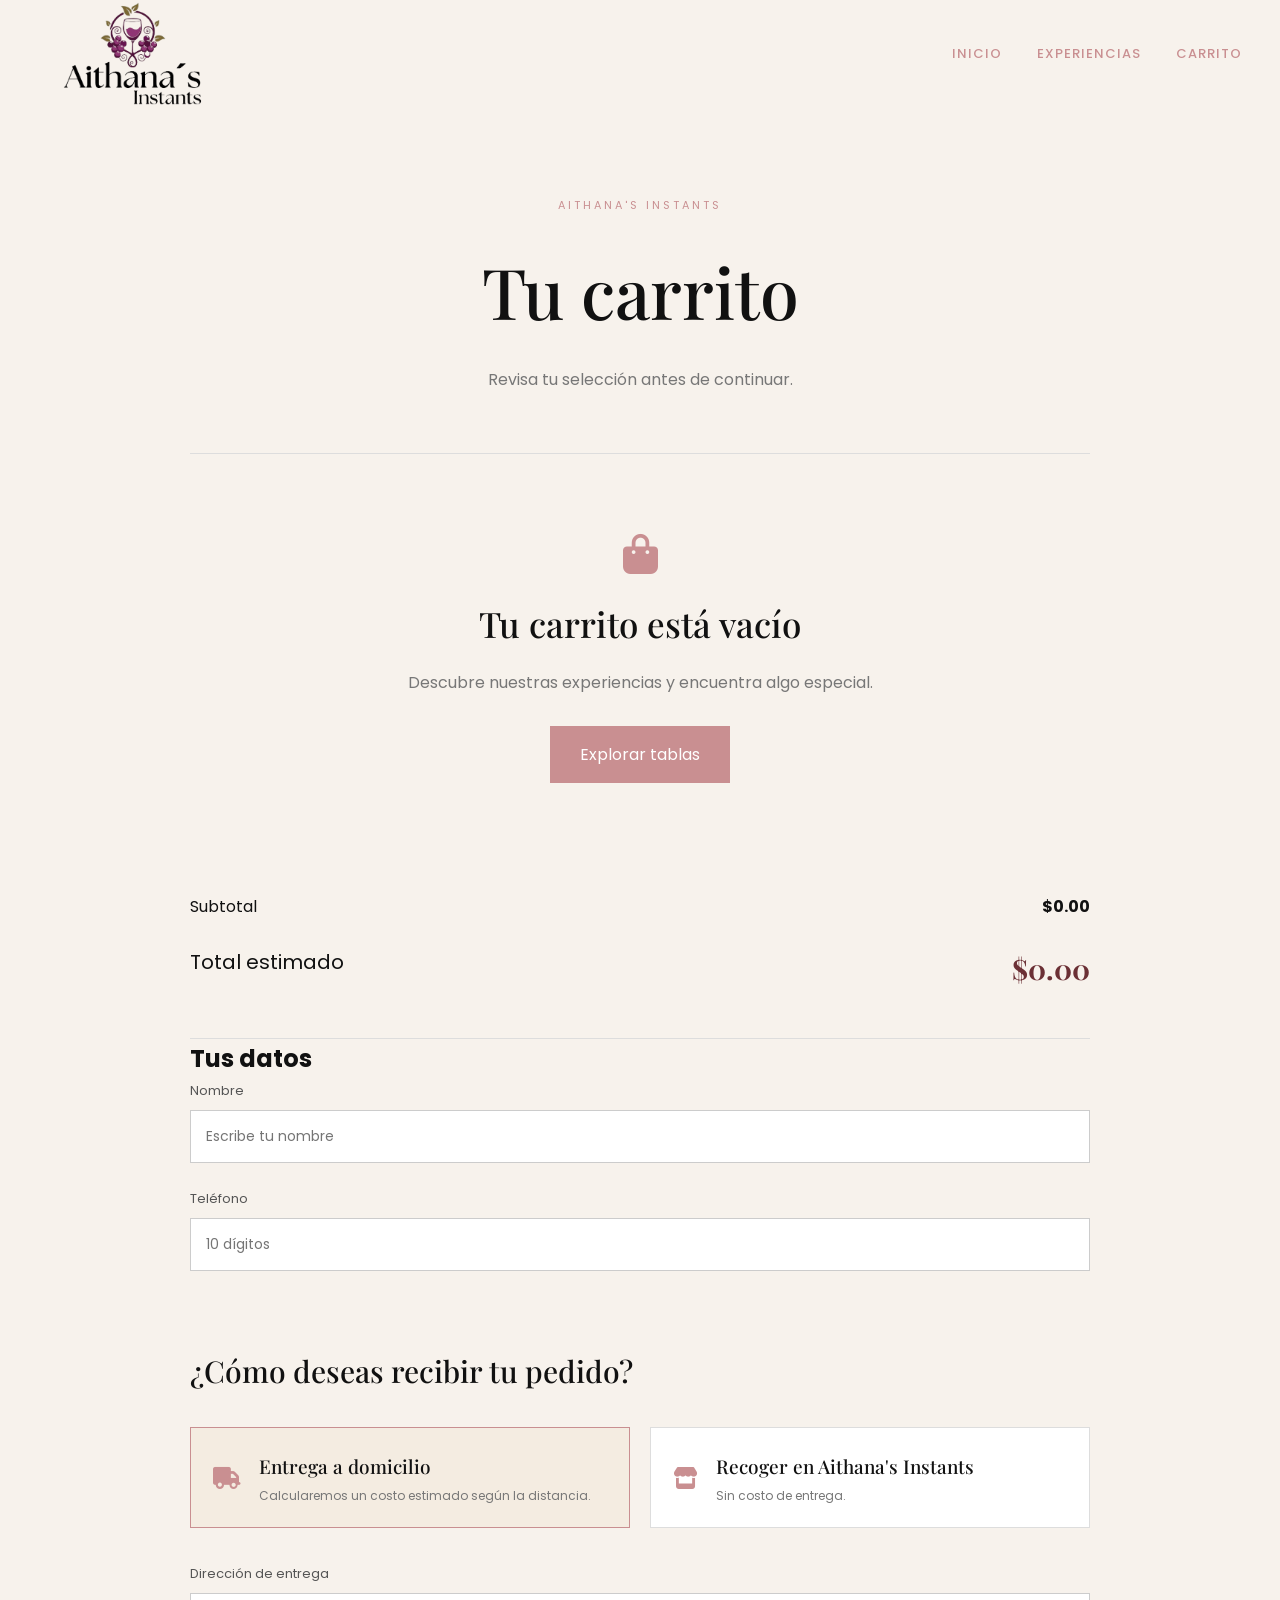
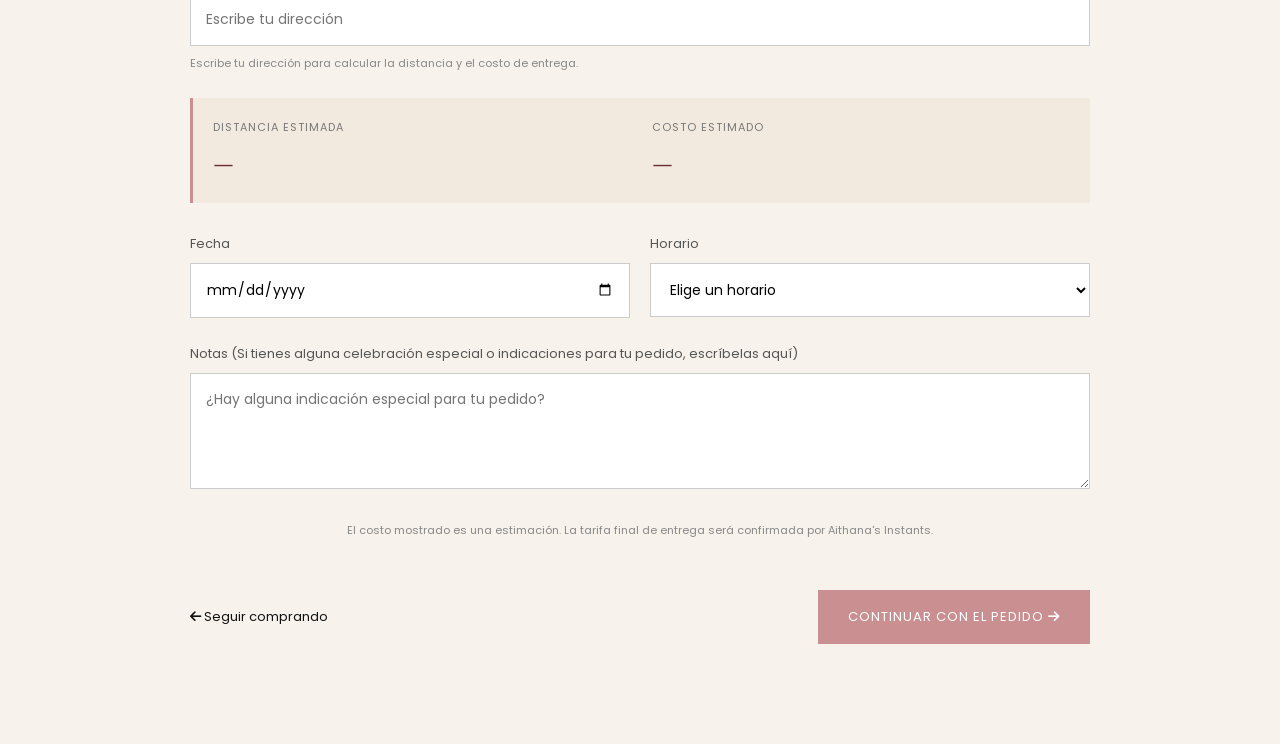
<file: pages/carrito.html>
<!DOCTYPE html>
<html lang="es">

<head>

    <meta charset="UTF-8">

    <meta
        name="viewport"
        content="width=device-width, initial-scale=1.0"
    >

    <title>Tu carrito | Aithana's Instants</title>


    <link rel="preconnect" href="https://fonts.googleapis.com">

    <link
        href="https://fonts.googleapis.com/css2?family=Playfair+Display:wght@400;500;600&family=Poppins:wght@300;400;500;600&display=swap"
        rel="stylesheet"
    >


    <link
        rel="stylesheet"
        href="https://cdnjs.cloudflare.com/ajax/libs/font-awesome/6.5.2/css/all.min.css"
    >


    <link
        rel="stylesheet"
        href="../css/style.css"
    >

    <link
        rel="stylesheet"
        href="../css/cart.css"
    >

</head>


<body>


    <!-- =====================================
         HEADER
    ====================================== -->

    <header class="header">

        <nav class="navbar">

            <a
                href="../index.html"
                class="logo"
            >

                <img
                    src="/images/logo/logo-removebg-preview.png"
                    alt="Aithana's Instants"
                >

            </a>


            <ul class="nav-menu">

                <li>
                    <a href="../index.html">
                        Inicio
                    </a>
                </li>

                <li>
                    <a href="tablas.html">
                        Experiencias
                    </a>
                </li>

                <li>
                    <a href="carrito.html">
                        Carrito
                    </a>
                </li>

            </ul>

        </nav>

    </header>


    <!-- =====================================
         CARRITO
    ====================================== -->

    <main class="cart-page">

        <section class="cart-section">

            <div class="cart-container">


                <div class="cart-header">

                    <span>
                        AITHANA'S INSTANTS
                    </span>

                    <h1>
                        Tu carrito
                    </h1>

                    <p>
                        Revisa tu selección antes de continuar.
                    </p>

                </div>


                <!-- PRODUCTOS -->

                <div
                    id="cart-items"
                    class="cart-items"
                >

                </div>


                <!-- TOTAL -->

                <div class="cart-summary">

                    <div>

                        <span>
                            Subtotal
                        </span>

                        <strong
                            id="cart-subtotal"
                        >
                            $0.00 MXN
                        </strong>

                    </div>


                    <div class="cart-total">

                        <span>
                            Total estimado
                        </span>

                        <strong
                            id="cart-total"
                        >
                            $0.00 MXN
                        </strong>

                    </div>

                </div>


                <!-- =================================
     DATOS DEL CLIENTE
================================= -->

<div class="customer-section">

    <h2>
        Tus datos
    </h2>

    <div class="customer-grid">

        <div class="form-group">

            <label for="customer-name">
                Nombre
            </label>

            <input
                type="text"
                id="customer-name"
                placeholder="Escribe tu nombre"
                autocomplete="name"
            >

        </div>


        <div class="form-group">

            <label for="customer-phone">
                Teléfono
            </label>

            <input
                type="tel"
                id="customer-phone"
                placeholder="10 dígitos"
                autocomplete="tel"
                inputmode="numeric"
            >

        </div>

    </div>

</div>
<!-- =================================
     ENTREGA
================================= -->

<div class="delivery-section">

    <h2>
        ¿Cómo deseas recibir tu pedido?
    </h2>


    <!-- =================================
         MÉTODO DE ENTREGA
    ================================== -->

    <div class="delivery-options">


        <label class="delivery-option">

            <input
                type="radio"
                name="delivery-method"
                value="delivery"
                checked
            >

            <div class="delivery-option-content">

                <i class="fa-solid fa-truck"></i>

                <div>

                    <strong>
                        Entrega a domicilio
                    </strong>

                    <span>
                        Calcularemos un costo estimado
                        según la distancia.
                    </span>

                </div>

            </div>

        </label>


        <label class="delivery-option">

            <input
                type="radio"
                name="delivery-method"
                value="pickup"
            >

            <div class="delivery-option-content">

                <i class="fa-solid fa-store"></i>

                <div>

                    <strong>
                        Recoger en Aithana's Instants
                    </strong>

                    <span>
                        Sin costo de entrega.
                    </span>

                </div>

            </div>

        </label>


    </div>


    <!-- =================================
         ENTREGA A DOMICILIO
    ================================== -->

    <div
        id="delivery-fields"
        class="delivery-fields"
    >


        <div class="form-group">

            <label for="delivery-address">

                Dirección de entrega

            </label>

            <input
                type="text"
                id="delivery-address"
                placeholder="Escribe tu dirección"
                autocomplete="street-address"
            >

           <small>
    Escribe tu dirección para calcular la distancia
    y el costo de entrega.
</small>

        </div>


        <!-- DISTANCIA -->

        <div
            id="distance-result"
            class="delivery-estimate"
        >

            <div>

                <span>
                    Distancia estimada
                </span>

                <strong id="delivery-distance">
                    —
                </strong>

            </div>

            <div>

                <span>
                    Costo estimado
                </span>

                <strong id="delivery-cost">
                    —
                </strong>

            </div>

        </div>


    </div>


    <!-- =================================
         RECOGER EN NEGOCIO
    ================================== -->

    <div
        id="pickup-message"
        class="pickup-message"
        style="display: none;"
    >

        <i class="fa-solid fa-store"></i>

        <div>

            <strong>
                Recoger en el negocio
            </strong>

            <p>
                Tu pedido estará listo para recoger
                en la dirección de Aithana's Instants.
            </p>

        </div>

        <span class="pickup-cost">
            $0 MXN
        </span>

    </div>


    <!-- =================================
         FECHA Y HORA
    ================================== -->

    <div class="delivery-grid">


        <div class="form-group">

            <label for="delivery-date">
                Fecha
            </label>

            <input
                type="date"
                id="delivery-date"
            >

        </div>


        <div class="form-group">

            <label for="delivery-time">
                Horario
            </label>

            <select
                id="delivery-time"
            >

                <option value="">
                    Elige un horario
                </option>

                <option value="10:00">
                    10:00 AM
                </option>

                <option value="12:00">
                    12:00 PM
                </option>

                <option value="14:00">
                    2:00 PM
                </option>

                <option value="16:00">
                    4:00 PM
                </option>

                <option value="18:00">
                    6:00 PM
                </option>

            </select>

        </div>


    </div>


    <!-- =================================
         NOTAS
    ================================== -->

    <div class="form-group">

        <label for="order-notes">
            Notas (Si tienes alguna celebración especial o indicaciones para tu pedido, escríbelas aquí)
        </label>

        <textarea
            id="order-notes"
            rows="4"
            placeholder="¿Hay alguna indicación especial para tu pedido?"
        ></textarea>

    </div>


    <p class="delivery-disclaimer">

        El costo mostrado es una estimación.
        La tarifa final de entrega será confirmada
        por Aithana's Instants.

    </p>

</div>
                <!-- BOTONES -->

                <div class="cart-actions">

                    <a
                        href="tablas.html"
                        class="continue-shopping"
                    >

                        <i class="fa-solid fa-arrow-left"></i>

                        Seguir comprando

                    </a>


                    <button
                        id="checkout-button"
                        class="checkout-button"
                    >

                        Continuar con el pedido

                        <i class="fa-solid fa-arrow-right"></i>

                    </button>

                </div>


            </div>

        </section>

    </main>


    <script src="../js/script.js"></script>

    <script src="../js/cart.js"></script>

</body>

</html>
</file>
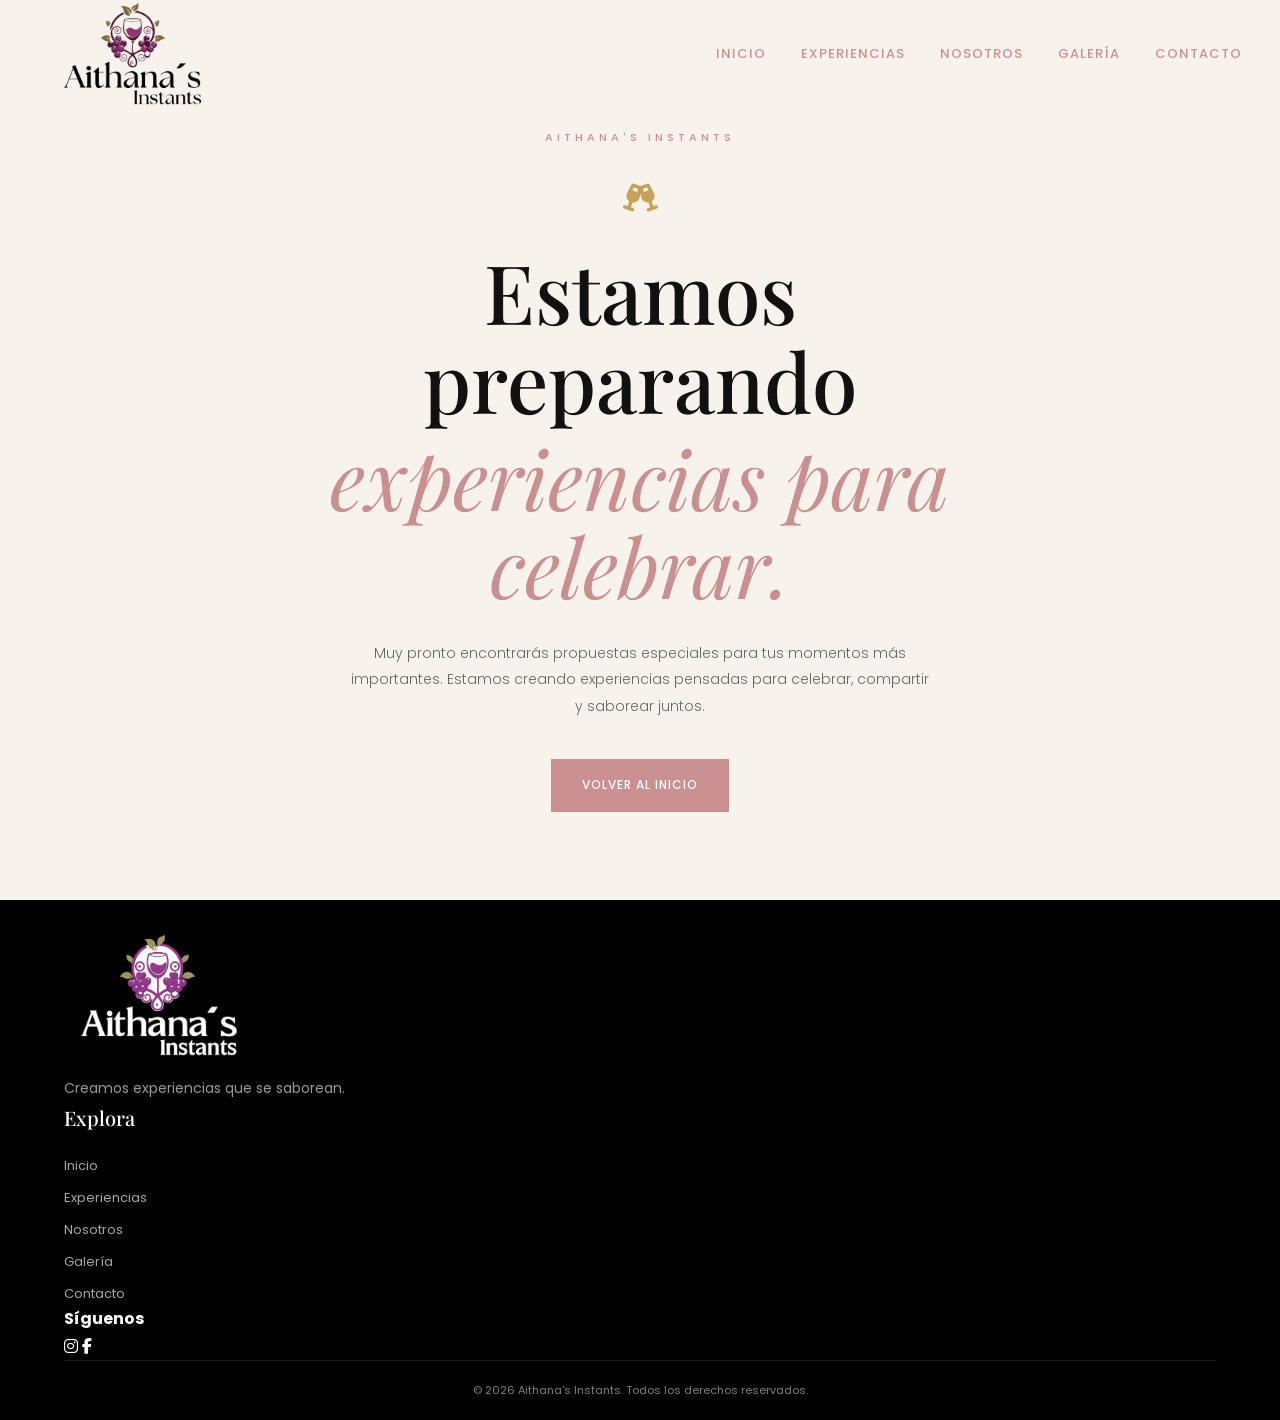
<file: pages/eventos.html>
<!DOCTYPE html>
<html lang="es">
<head>
    <meta charset="UTF-8">
    <meta name="viewport" content="width=device-width, initial-scale=1.0">

    <title>Eventos | Aithana's Instants</title>

    <!-- Google Fonts -->
    <link rel="preconnect" href="https://fonts.googleapis.com">
    <link rel="preconnect" href="https://fonts.gstatic.com" crossorigin>

    <link href="https://fonts.googleapis.com/css2?family=Playfair+Display:ital,wght@0,400;0,500;0,600;0,700;1,400;1,500;1,600&family=Poppins:wght@300;400;500;600&display=swap" rel="stylesheet">

    <!-- Font Awesome -->
    <link rel="stylesheet" href="https://cdnjs.cloudflare.com/ajax/libs/font-awesome/6.5.2/css/all.min.css">

    <!-- CSS -->
    <link rel="stylesheet" href="../css/style.css">
</head>

<body>

    <!-- ================= HEADER ================= -->
    <header class="header">

        <nav class="navbar">

            <a href="../index.html" class="logo">
                <img src="../images/logo/logo-removebg-preview.png"
                     alt="Aithana's Instants">
            </a>

            <button class="menu-toggle" aria-label="Abrir menú">
                <span></span>
                <span></span>
                <span></span>
            </button>

            <ul class="nav-menu">

                <li>
                    <a href="../index.html#inicio">Inicio</a>
                </li>

                <li>
                    <a href="../index.html#experiencias">Experiencias</a>
                </li>

                <li>
                    <a href="../index.html#nosotros">Nosotros</a>
                </li>

                <li>
                    <a href="../index.html#galeria">Galería</a>
                </li>

                <li>
                    <a href="../index.html#contacto">Contacto</a>
                </li>

            </ul>

        </nav>

    </header>


    <!-- ================= CONTENIDO ================= -->
    <main class="coming-soon">

        <div class="coming-soon-content">

            <span class="coming-soon-label">
                AITHANA'S INSTANTS
            </span>

            <div class="coming-soon-icon">
                <i class="fa-solid fa-champagne-glasses"></i>
            </div>

            <h1>
                Estamos preparando
                <em>experiencias para celebrar.</em>
            </h1>

            <p>
                Muy pronto encontrarás propuestas especiales para tus
                momentos más importantes. Estamos creando experiencias
                pensadas para celebrar, compartir y saborear juntos.
            </p>

            <a href="../index.html" class="btn btn-primary">
                Volver al inicio
            </a>

        </div>

    </main>


    <!-- ================= FOOTER ================= -->
    <footer class="footer">

        <div class="container">

            <div class="footer-content">

                <div class="footer-brand">

                    <img src="../images/logo/logo negro.jpg"
                         alt="Aithana's Instants">

                    <p>
                        Creamos experiencias que se saborean.
                    </p>

                </div>


                <div class="footer-links">

                    <h4>Explora</h4>

                    <a href="../index.html#inicio">Inicio</a>
                    <a href="../index.html#experiencias">Experiencias</a>
                    <a href="../index.html#nosotros">Nosotros</a>
                    <a href="../index.html#galeria">Galería</a>
                    <a href="../index.html#contacto">Contacto</a>

                </div>


                <div class="footer-social">

                    <h4>Síguenos</h4>

                    <div class="social-links">

                        <a href="https://www.instagram.com/aithanas.instants?utm_source=qr&stkn=MXdjYzFpdjNkZHFsNQ==" aria-label="Instagram">
                            <i class="fa-brands fa-instagram"></i>
                        </a>

                        <a href="https://www.facebook.com/share/17te8RNjJi/" aria-label="Facebook">
                            <i class="fa-brands fa-facebook-f"></i>
                        </a>

                    </div>

                </div>

            </div>


            <div class="footer-bottom">

                <p>
                    © 2026 Aithana's Instants. Todos los derechos reservados.
                </p>

            </div>

        </div>

    </footer>


    <!-- JS -->
    <script src="../js/script.js"></script>

</body>
</html>
</file>
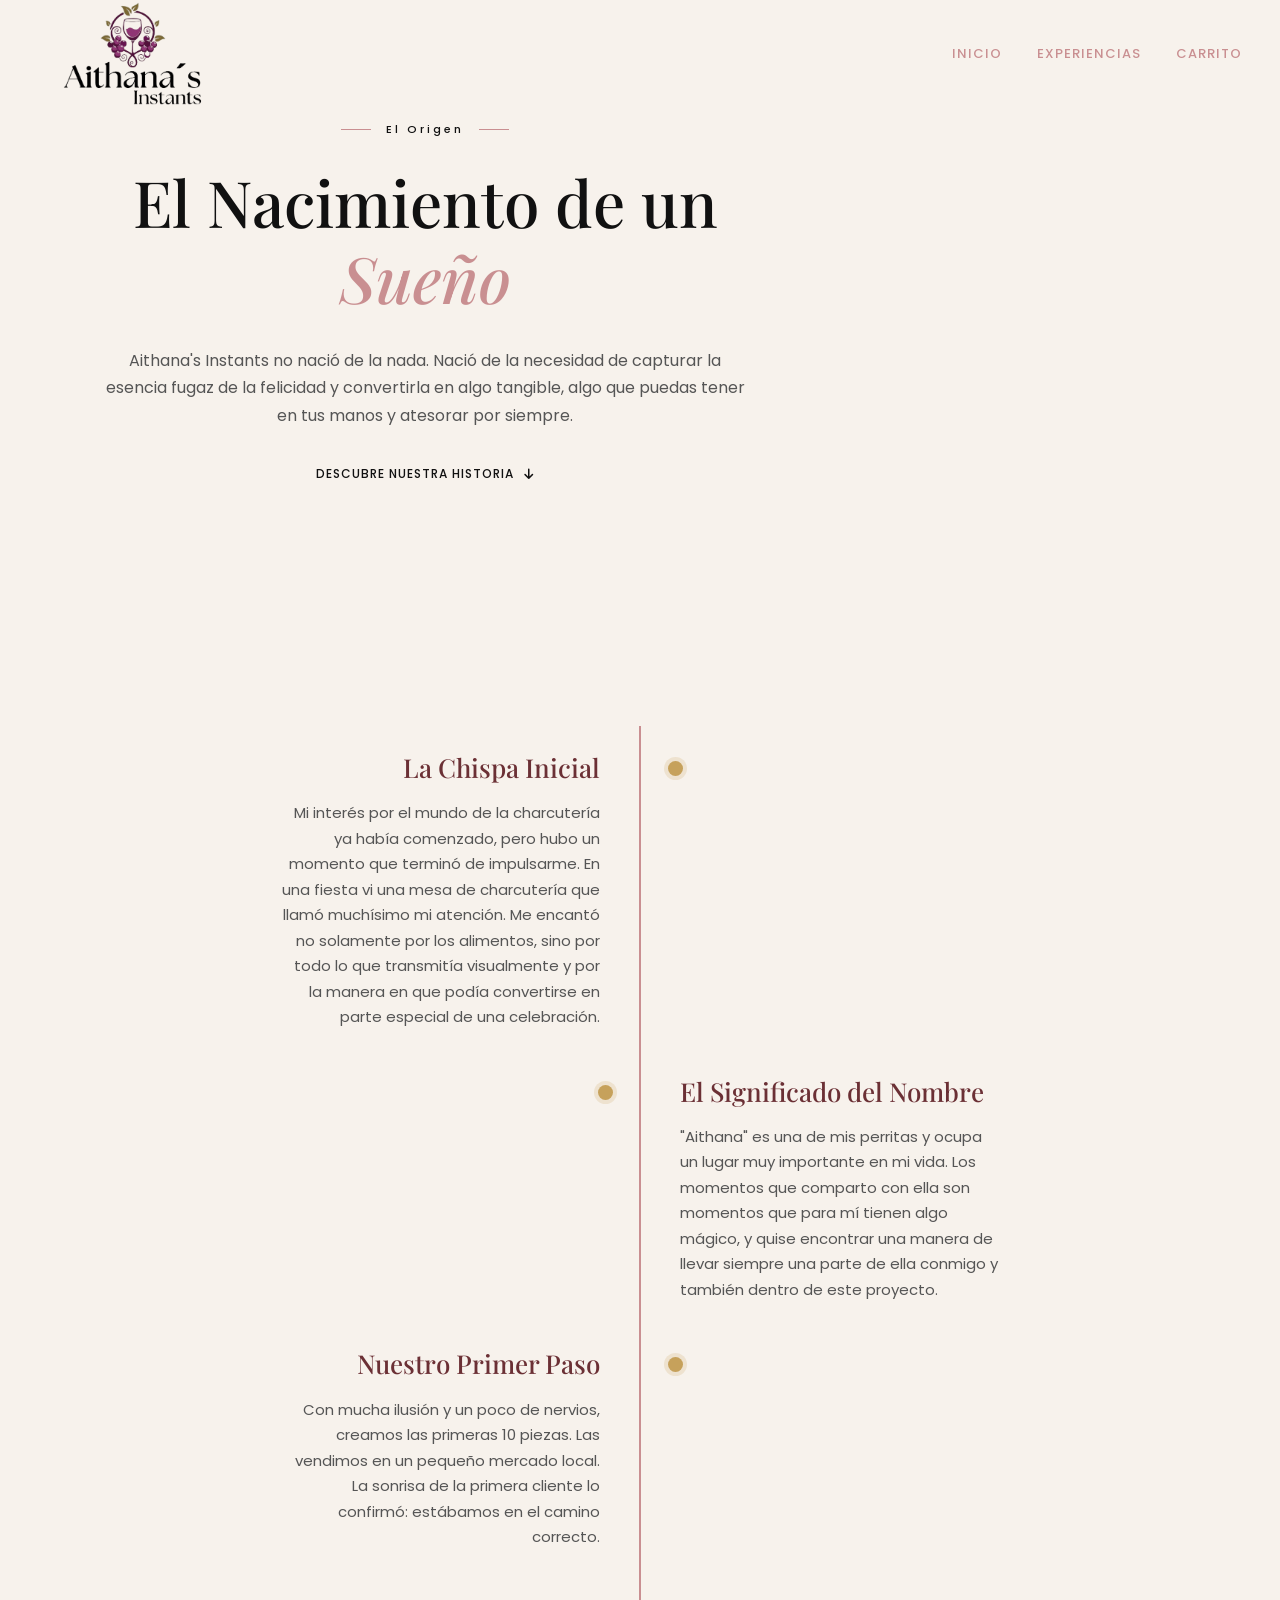
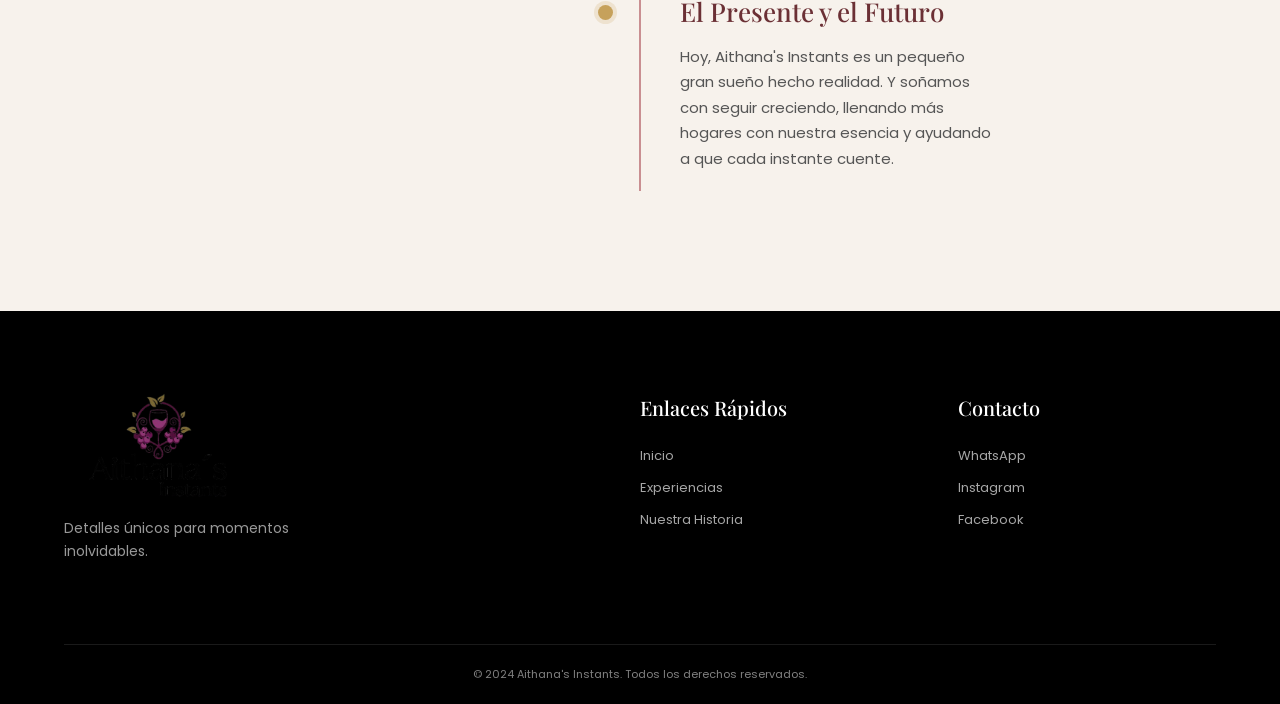
<file: pages/nuestra-historia.html>
<!DOCTYPE html>
<html lang="es">
<head>
    <meta charset="UTF-8">
    <meta name="viewport" content="width=device-width, initial-scale=1.0">
    <title>Nuestra Historia | Aithana's Instants</title>
    
    <link rel="preconnect" href="https://fonts.googleapis.com">
    <link href="https://fonts.googleapis.com/css2?family=Playfair+Display:wght@400;500;600&family=Poppins:wght@300;400;500;600&display=swap" rel="stylesheet">
    <link rel="stylesheet" href="https://cdnjs.cloudflare.com/ajax/libs/font-awesome/6.5.2/css/all.min.css">
    <link rel="stylesheet" href="../css/style.css">
</head>
<body>

    <header class="header">
        <nav class="navbar">
            <a href="../index.html" class="logo">
                <img src="/images/logo/logo-removebg-preview.png" alt="Aithana's Instants">
            </a>
            <ul class="nav-menu">
                <li><a href="../index.html">Inicio</a></li>
                <li><a href="tablas.html">Experiencias</a></li>
                <li><a href="carrito.html">Carrito</a></li>
            </ul>
            <button class="menu-toggle" aria-label="Toggle menu">
                <span></span>
                <span></span>
                <span></span>
            </button>
        </nav>
    </header>

    <main class="history-page">
        <!-- Usamos la estructura de la sección 'INTRO' de tu index -->
        <section class="section intro">
            <div class="intro-container">
                <div class="section-label">
                    <span></span>
                    El Origen
                    <span></span>
                </div>
                <h2>El Nacimiento de un <em>Sueño</em></h2>
                <p>
                    Aithana's Instants no nació de la nada. Nació de la necesidad de capturar la esencia fugaz de la felicidad y convertirla en algo tangible, algo que puedas tener en tus manos y atesorar por siempre.
                </p>
                <a href="#timeline" class="text-link">
                    Descubre nuestra historia
                    <i class="fas fa-arrow-down"></i>
                </a>
            </div>
        </section>

        <!-- Sección única para la línea de tiempo -->
        <section id="timeline" class="section">
            <div class="container">
                <div class="story-timeline">
                    <div class="timeline-item">
                        <h3>La Chispa Inicial</h3>
                        <p>Mi interés por el mundo de la charcutería ya había comenzado, pero hubo un momento que terminó de impulsarme. En una fiesta vi una mesa de charcutería que llamó muchísimo mi atención. Me encantó no solamente por los alimentos, sino por todo lo que transmitía visualmente y por la manera en que podía convertirse en parte especial de una celebración.</p>
                    </div>
                    <div class="timeline-item">
                        <h3>El Significado del Nombre</h3>
                        <p>"Aithana" es una de mis perritas y ocupa un lugar muy importante en mi vida. Los momentos que comparto con ella son momentos que para mí tienen algo mágico, y quise encontrar una manera de llevar siempre una parte de ella conmigo y también dentro de este proyecto.</p>
                    </div>
                    <div class="timeline-item">
                        <h3>Nuestro Primer Paso</h3>
                        <p>Con mucha ilusión y un poco de nervios, creamos las primeras 10 piezas. Las vendimos en un pequeño mercado local. La sonrisa de la primera cliente lo confirmó: estábamos en el camino correcto.</p>
                    </div>
                    <div class="timeline-item">
                        <h3>El Presente y el Futuro</h3>
                        <p>Hoy, Aithana's Instants es un pequeño gran sueño hecho realidad. Y soñamos con seguir creciendo, llenando más hogares con nuestra esencia y ayudando a que cada instante cuente.</p>
                    </div>
                </div>
            </div>
        </section>
    </main>
    
    <!-- Footer -->
    <footer class="footer">
        <div class="container">
            <div class="footer-container">
                <div class="footer-brand">
                    <img src="/images/logo/logo-removebg-preview.png" alt="Aithana's Instants">
                    <p>Detalles únicos para momentos inolvidables.</p>
                </div>
                <div class="footer-links">
                    <h4>Enlaces Rápidos</h4>
                    <a href="../index.html">Inicio</a>
                    <a href="tablas.html">Experiencias</a>
                    <a href="nuestra-historia.html">Nuestra Historia</a>
                </div>
                <div class="footer-links">
                    <h4>Contacto</h4>
                    <a
    href="#"
    class="whatsapp-button"
    data-message="Hola. Me gustaría conocer disponibilidad y precio."
>
    WhatsApp
</a>
                    <a href="https://www.instagram.com/aithanas.instants?utm_source=qr&stkn=MXdjYzFpdjNkZHFsNQ==">Instagram</a>
                    <a href="https://www.facebook.com/share/17te8RNjJi/" target="_blank">Facebook</a>
                </div>
            </div>
            <div class="footer-bottom">
                <p>&copy; 2024 Aithana's Instants. Todos los derechos reservados.</p>
            </div>
        </div>
    </footer>

    <script src="../js/script.js"></script>
</body>
</html>
</file>
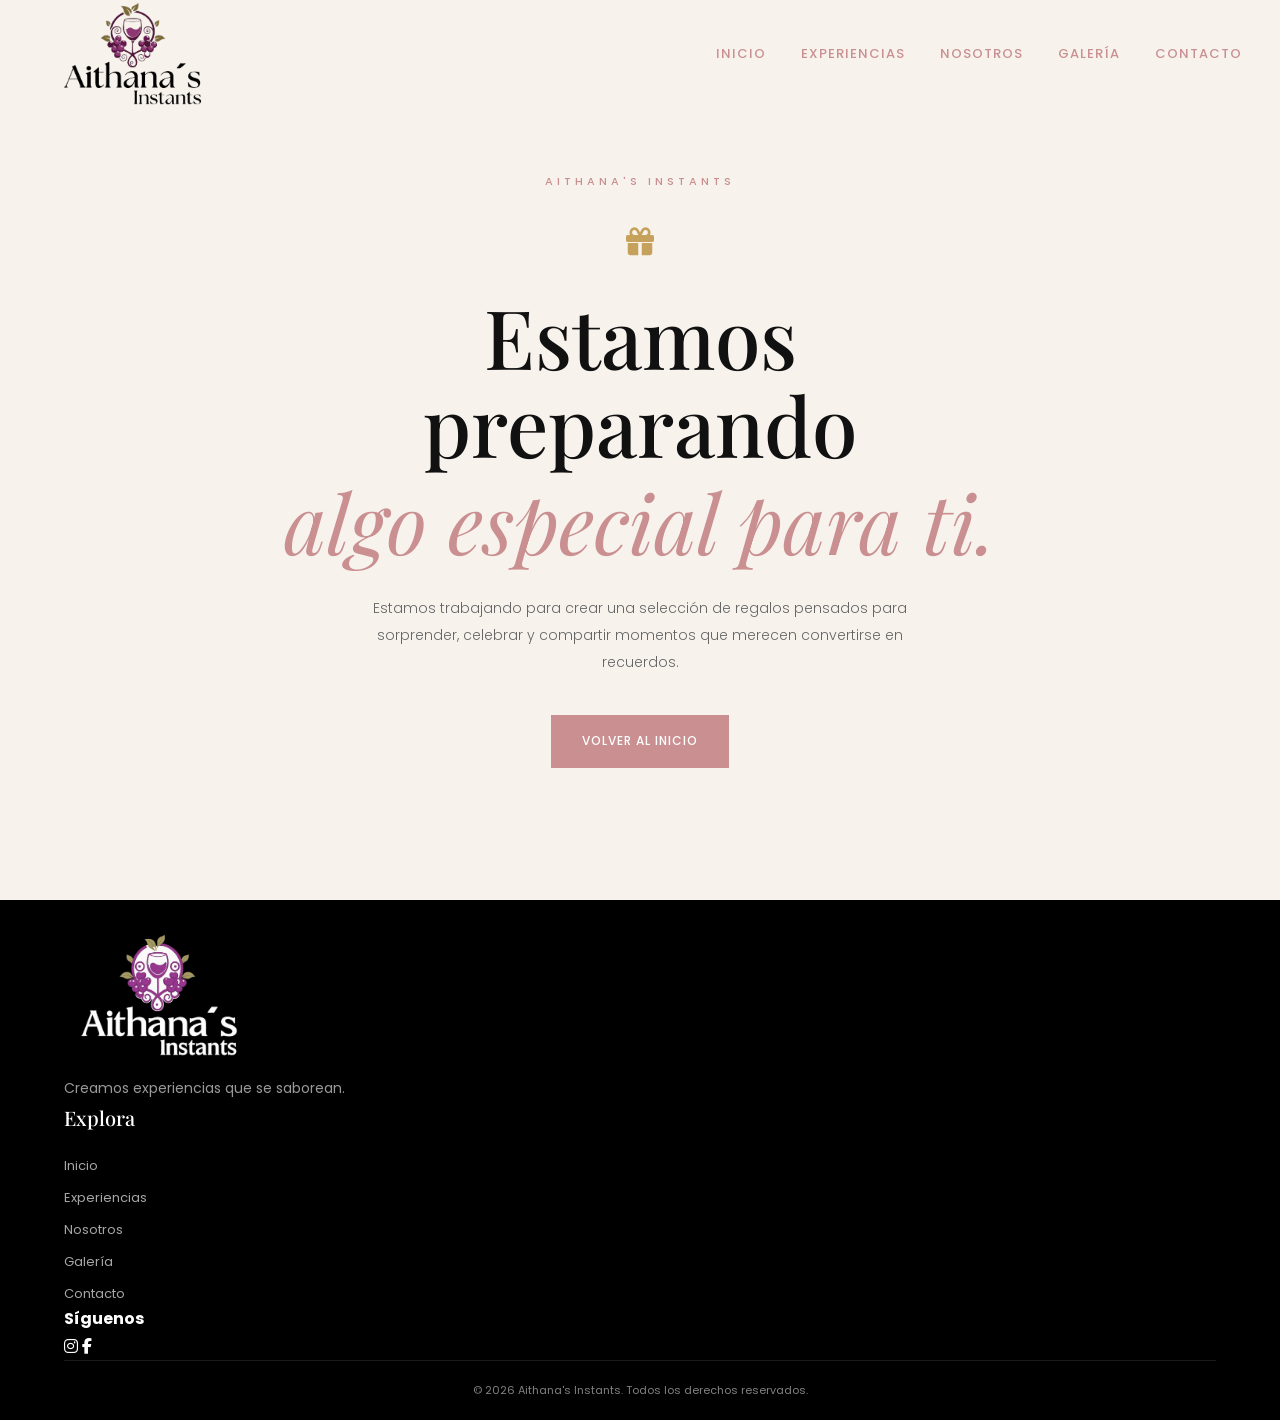
<file: pages/regalos.html>
<!DOCTYPE html>
<html lang="es">
<head>
    <meta charset="UTF-8">
    <meta name="viewport" content="width=device-width, initial-scale=1.0">

    <title>Regalos | Aithana's Instants</title>

    <!-- Google Fonts -->
    <link rel="preconnect" href="https://fonts.googleapis.com">
    <link rel="preconnect" href="https://fonts.gstatic.com" crossorigin>

    <link href="https://fonts.googleapis.com/css2?family=Playfair+Display:ital,wght@0,400;0,500;0,600;0,700;1,400;1,500;1,600&family=Poppins:wght@300;400;500;600&display=swap" rel="stylesheet">

    <!-- Font Awesome -->
    <link rel="stylesheet" href="https://cdnjs.cloudflare.com/ajax/libs/font-awesome/6.5.2/css/all.min.css">

    <!-- CSS -->
    <link rel="stylesheet" href="../css/style.css">
</head>

<body>

    <!-- ================= HEADER ================= -->
    <header class="header">

        <nav class="navbar">

            <a href="../index.html" class="logo">
                <img src="../images/logo/logo-removebg-preview.png"
                     alt="Aithana's Instants">
            </a>

            <button class="menu-toggle" aria-label="Abrir menú">
                <span></span>
                <span></span>
                <span></span>
            </button>

            <ul class="nav-menu">

                <li>
                    <a href="../index.html#inicio">Inicio</a>
                </li>

                <li>
                    <a href="../index.html#experiencias">Experiencias</a>
                </li>

                <li>
                    <a href="../index.html#nosotros">Nosotros</a>
                </li>

                <li>
                    <a href="../index.html#galeria">Galería</a>
                </li>

                <li>
                    <a href="../index.html#contacto">Contacto</a>
                </li>

            </ul>

        </nav>

    </header>


    <!-- ================= CONTENIDO ================= -->
    <main class="coming-soon">

        <div class="coming-soon-content">

            <span class="coming-soon-label">
                AITHANA'S INSTANTS
            </span>

            <div class="coming-soon-icon">
                <i class="fa-solid fa-gift"></i>
            </div>

            <h1>
                Estamos preparando
                <em>algo especial para ti.</em>
            </h1>

            <p>
                Estamos trabajando para crear una selección de regalos
                pensados para sorprender, celebrar y compartir momentos
                que merecen convertirse en recuerdos.
            </p>

            <a href="../index.html" class="btn btn-primary">
                Volver al inicio
            </a>

        </div>

    </main>


    <!-- ================= FOOTER ================= -->
    <footer class="footer">

        <div class="container">

            <div class="footer-content">

                <div class="footer-brand">

                    <img src="../images/logo/logo negro.jpg"
                         alt="Aithana's Instants">

                    <p>
                        Creamos experiencias que se saborean.
                    </p>

                </div>


                <div class="footer-links">

                    <h4>Explora</h4>

                    <a href="../index.html#inicio">Inicio</a>
                    <a href="../index.html#experiencias">Experiencias</a>
                    <a href="../index.html#nosotros">Nosotros</a>
                    <a href="../index.html#galeria">Galería</a>
                    <a href="../index.html#contacto">Contacto</a>

                </div>


                <div class="footer-social">

                    <h4>Síguenos</h4>

                    <div class="social-links">

                        <a href="https://www.instagram.com/aithanas.instants?utm_source=qr&stkn=MXdjYzFpdjNkZHFsNQ==" aria-label="Instagram">
                            <i class="fa-brands fa-instagram"></i>
                        </a>

                        <a href="https://www.facebook.com/share/17te8RNjJi/" aria-label="Facebook">
                            <i class="fa-brands fa-facebook-f"></i>
                        </a>

                    </div>

                </div>

            </div>


            <div class="footer-bottom">

                <p>
                    © 2026 Aithana's Instants. Todos los derechos reservados.
                </p>

            </div>

        </div>

    </footer>


    <!-- JS -->
    <script src="../js/script.js"></script>

</body>
</html>
</file>
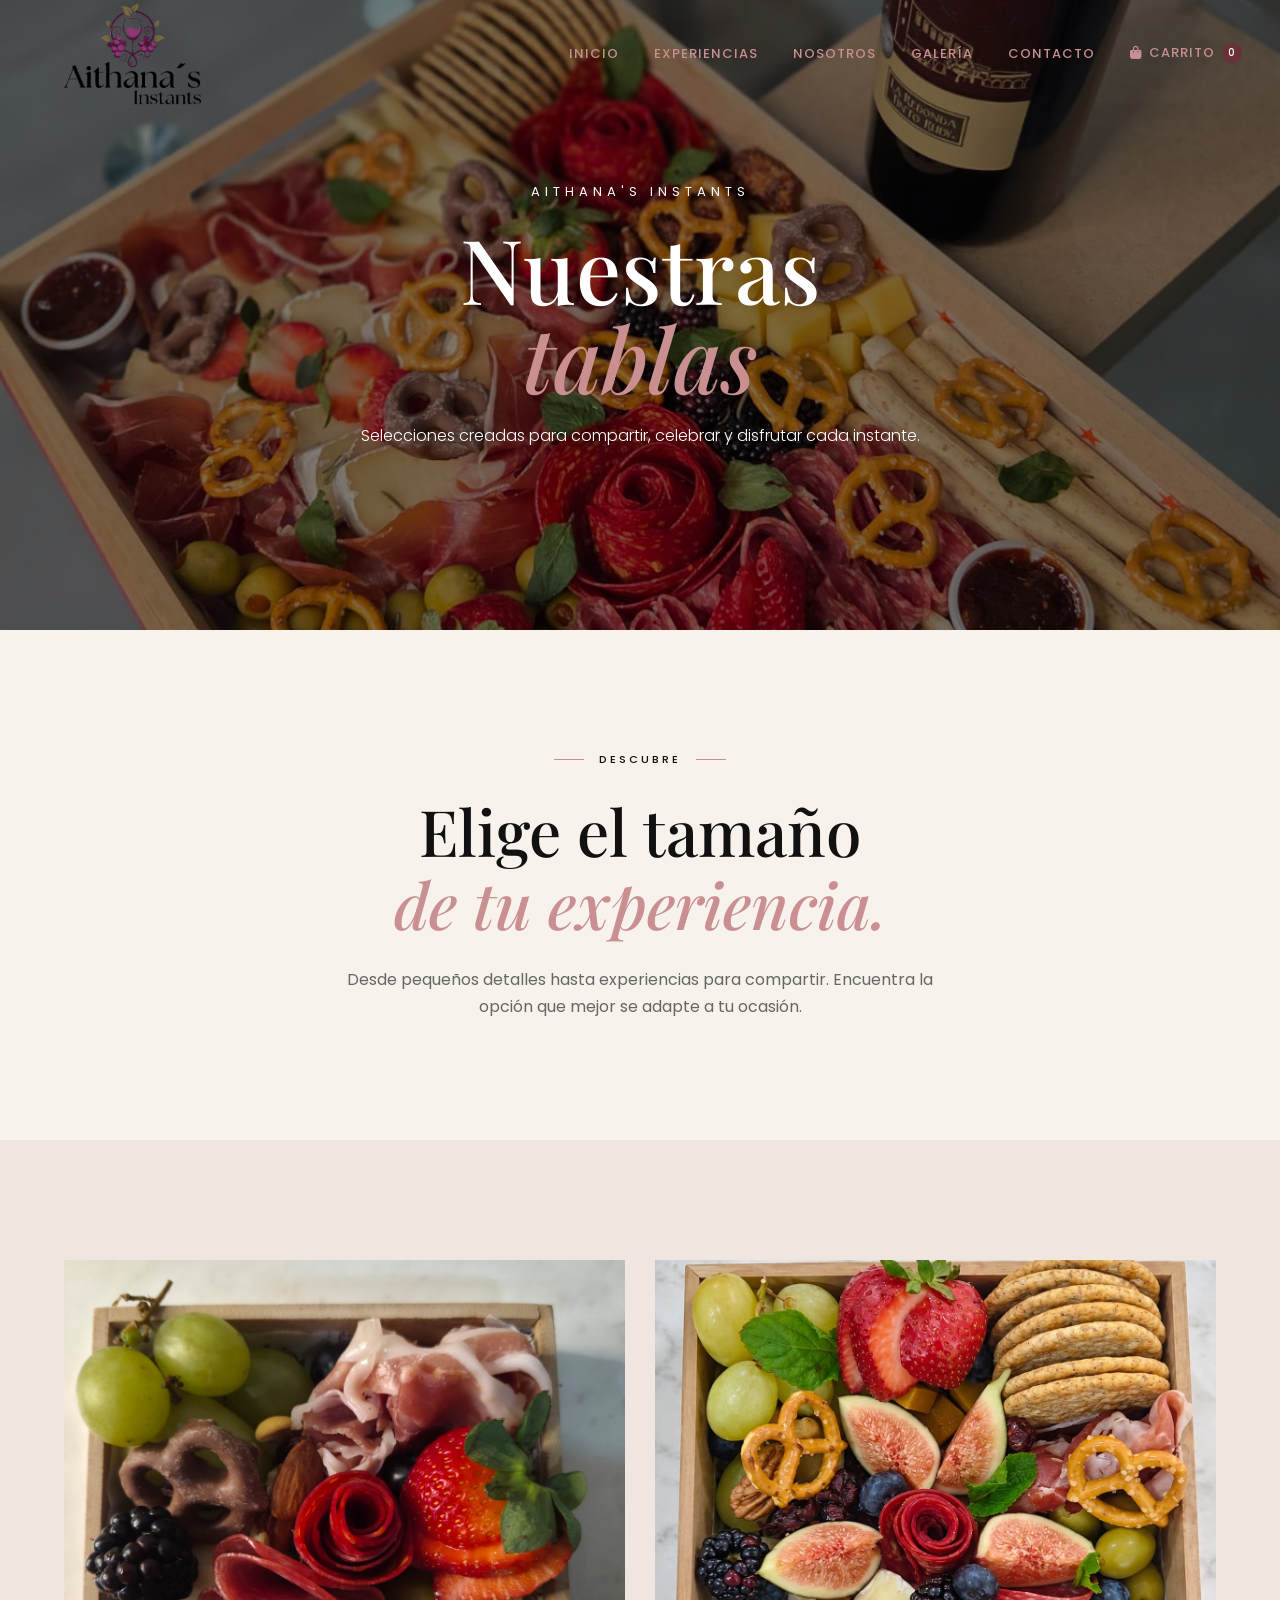
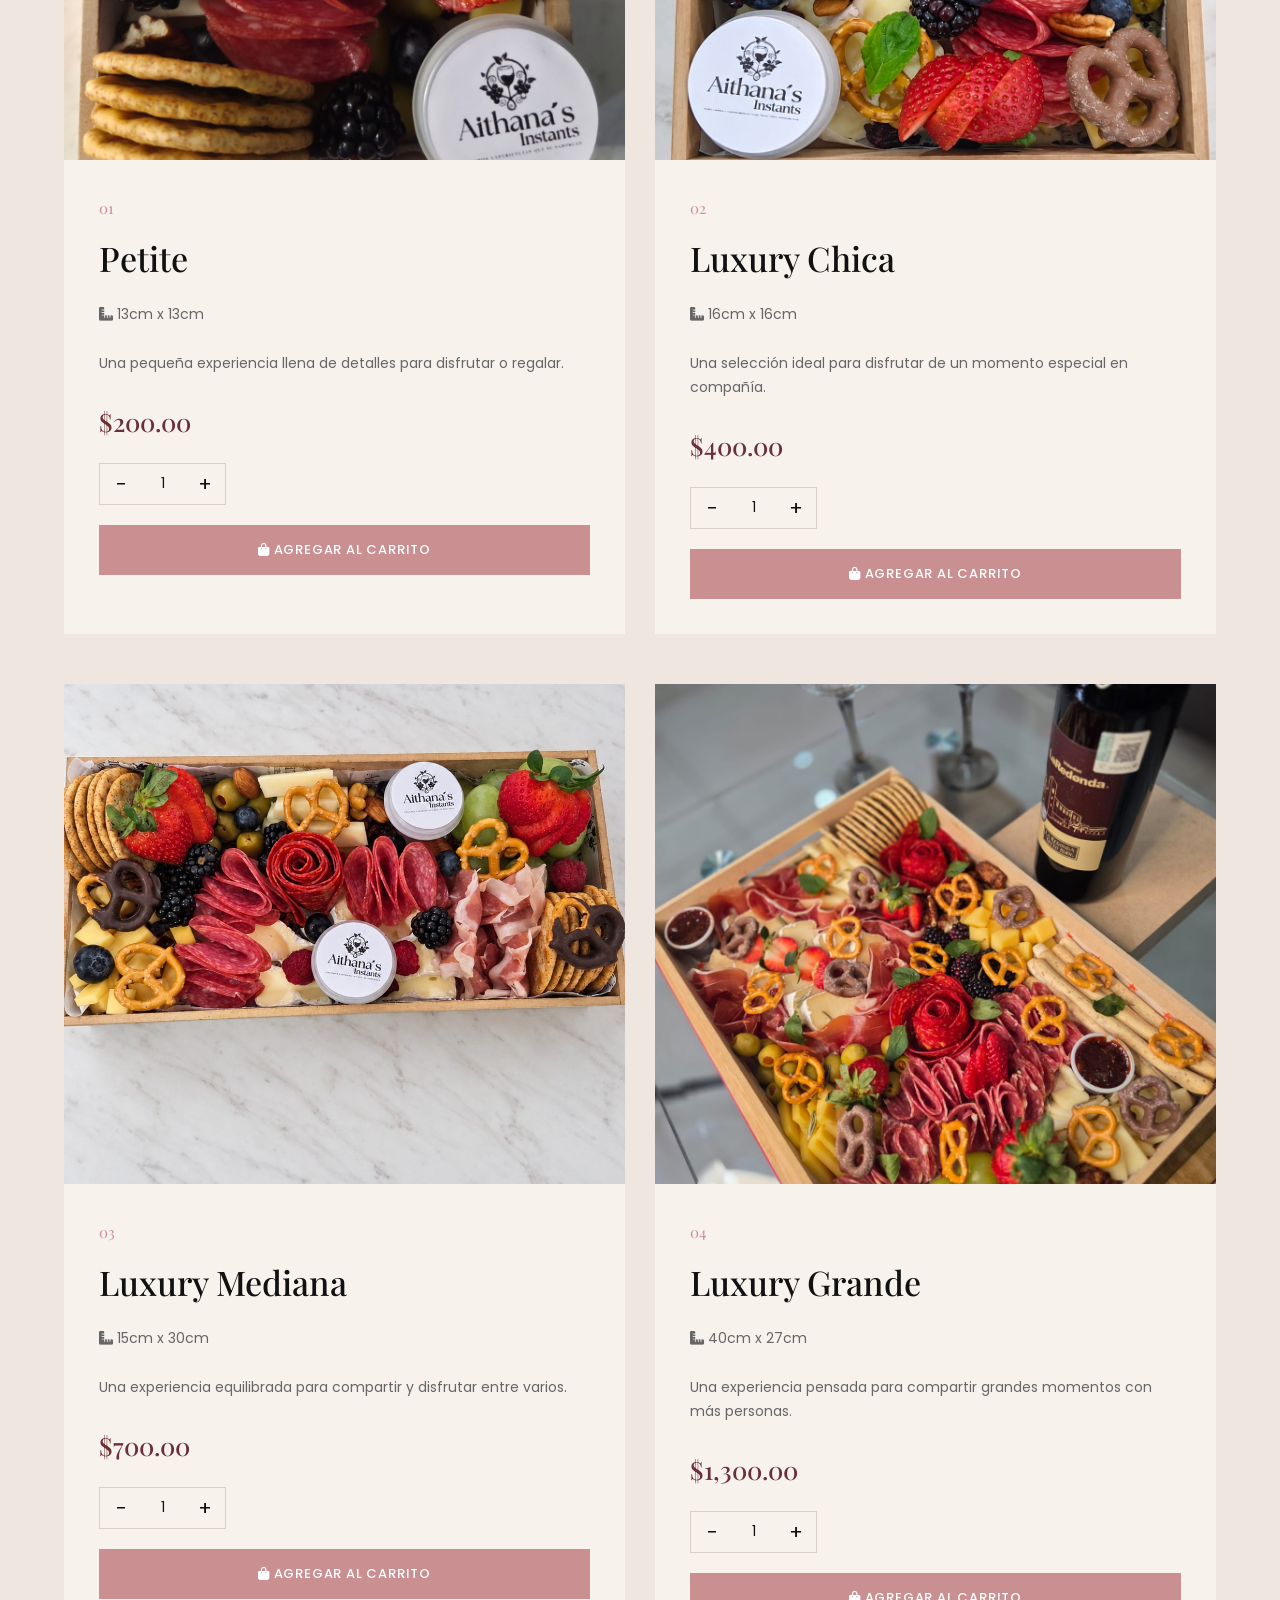
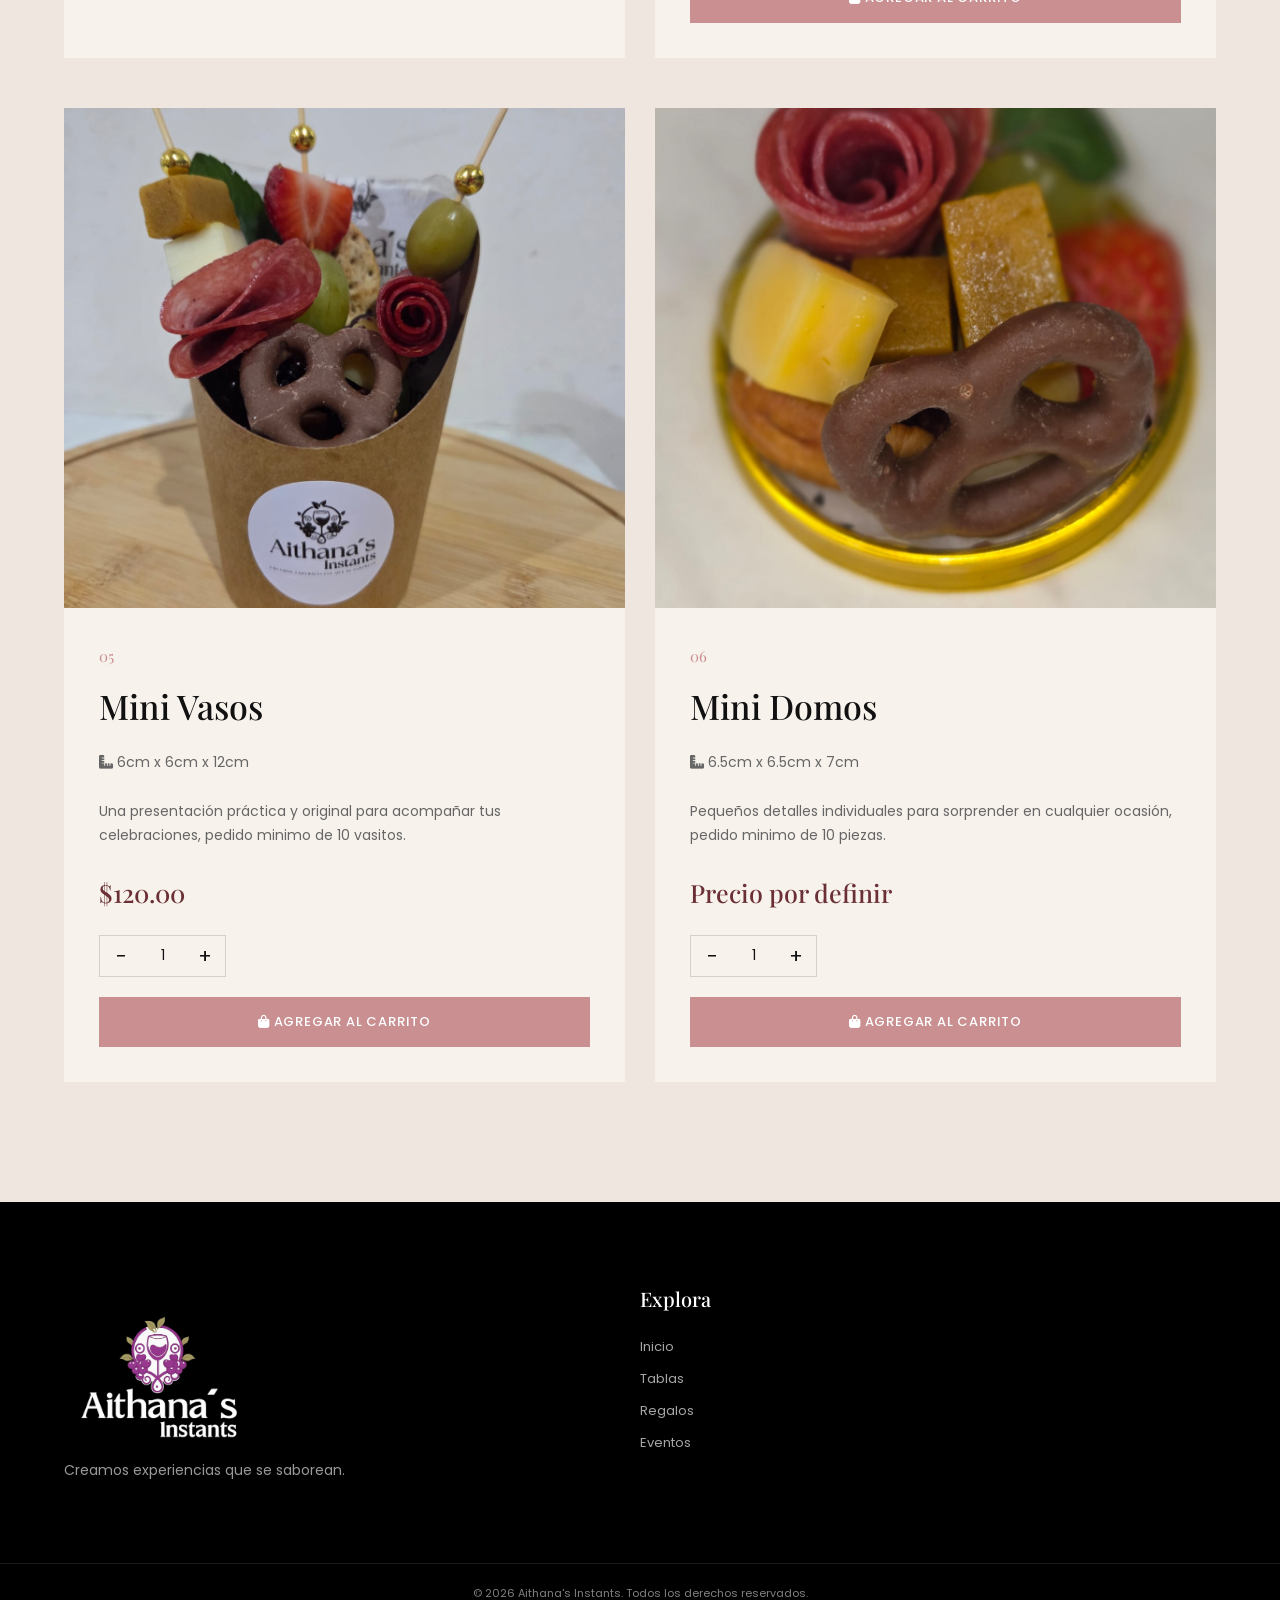
<file: pages/tablas.html>
<!DOCTYPE html>
<html lang="es">

<head>

    <meta charset="UTF-8">

    <meta name="viewport" content="width=device-width, initial-scale=1.0">

    <meta
        name="description"
        content="Descubre nuestras tablas de charcutería. Aithana's Instants - Creamos experiencias que se saborean."
    >

    <title>Tablas | Aithana's Instants</title>


    <!-- Google Fonts -->

    <link rel="preconnect" href="https://fonts.googleapis.com">

    <link rel="preconnect" href="https://fonts.gstatic.com" crossorigin>

    <link
        href="https://fonts.googleapis.com/css2?family=Playfair+Display:wght@400;500;600;700&family=Poppins:wght@300;400;500;600&display=swap"
        rel="stylesheet"
    >


    <!-- Font Awesome -->

    <link
        rel="stylesheet"
        href="https://cdnjs.cloudflare.com/ajax/libs/font-awesome/6.5.2/css/all.min.css"
    >


    <!-- CSS -->

    <link rel="stylesheet" href="../css/style.css">

    <link rel="stylesheet" href="../css/catalog.css">

</head>


<body>


    <!-- =====================================
         HEADER
    ====================================== -->

    <header class="header">

        <nav class="navbar">

            <a href="../index.html" class="logo">

                <img
                    src="/images/logo/logo-removebg-preview.png"
                    alt="Aithana's Instants"
                >

            </a>


            <button
                class="menu-toggle"
                aria-label="Abrir menú"
            >

                <span></span>
                <span></span>
                <span></span>

            </button>


            <ul class="nav-menu">

                <li>
                    <a href="../index.html">
                        Inicio
                    </a>
                </li>

                <li>
                    <a href="tablas.html">
                        Experiencias
                    </a>
                </li>

                <li>
                    <a href="../index.html#nosotros">
                        Nosotros
                    </a>
                </li>

                <li>
                    <a href="../index.html#galeria">
                        Galería
                    </a>
                </li>

                <li>
                    <a href="../index.html#contacto">
                        Contacto
                    </a>
                </li>

                <li>

                    <a
                        href="carrito.html"
                        class="cart-link"
                    >

                        <i class="fa-solid fa-bag-shopping"></i>

                        Carrito

                        <span
                            id="cart-count"
                            class="cart-count"
                        >
                            0
                        </span>

                    </a>

                </li>

            </ul>

        </nav>

    </header>


    <!-- =====================================
         HERO
    ====================================== -->

    <main>

        <section class="catalog-hero">

            <div class="catalog-hero-overlay"></div>

            <div class="catalog-hero-content">

                <span class="hero-subtitle">
                    AITHANA'S INSTANTS
                </span>

                <h1>
                    Nuestras
                    <span>tablas</span>
                </h1>

                <p>
                    Selecciones creadas para compartir,
                    celebrar y disfrutar cada instante.
                </p>

            </div>

        </section>


        <!-- =====================================
             INTRO
        ====================================== -->

        <section class="catalog-intro section">

            <div class="container">

                <div class="section-label">

                    <span></span>

                    DESCUBRE

                    <span></span>

                </div>


                <h2>

                    Elige el tamaño
                    <em>de tu experiencia.</em>

                </h2>


                <p>

                    Desde pequeños detalles hasta experiencias
                    para compartir. Encuentra la opción que
                    mejor se adapte a tu ocasión.

                </p>

            </div>

        </section>


        <!-- =====================================
             PRODUCTOS
        ====================================== -->

        <section class="products section">

            <div class="container">

                <div
                    id="products-grid"
                    class="products-grid"
                >

                    <!-- Los productos serán generados por JavaScript -->

                </div>

            </div>

        </section>


    </main>


    <!-- =====================================
         FOOTER
    ====================================== -->

    <footer class="footer">

        <div class="container footer-container">

            <div class="footer-brand">

                <img
                    src="/images/logo/logo negro.jpg"
                    alt="Aithana's Instants"
                >

                <p>
                    Creamos experiencias que se saborean.
                </p>

            </div>


            <div class="footer-links">

                <h4>
                    Explora
                </h4>

                <a href="../index.html">
                    Inicio
                </a>

                <a href="tablas.html">
                    Tablas
                </a>

                <a href="regalos.html">
                    Regalos
                </a>

                <a href="eventos.html">
                    Eventos
                </a>

            </div>

        </div>


        <div class="footer-bottom">

            <p>
                © 2026 Aithana's Instants.
                Todos los derechos reservados.
            </p>

        </div>

    </footer>


    <!-- =====================================
         JAVASCRIPT
    ====================================== -->

    <script src="../js/script.js"></script>

    <script src="../js/products.js"></script>

    <script src="../js/catalog.js"></script>

</body>

</html>
</file>
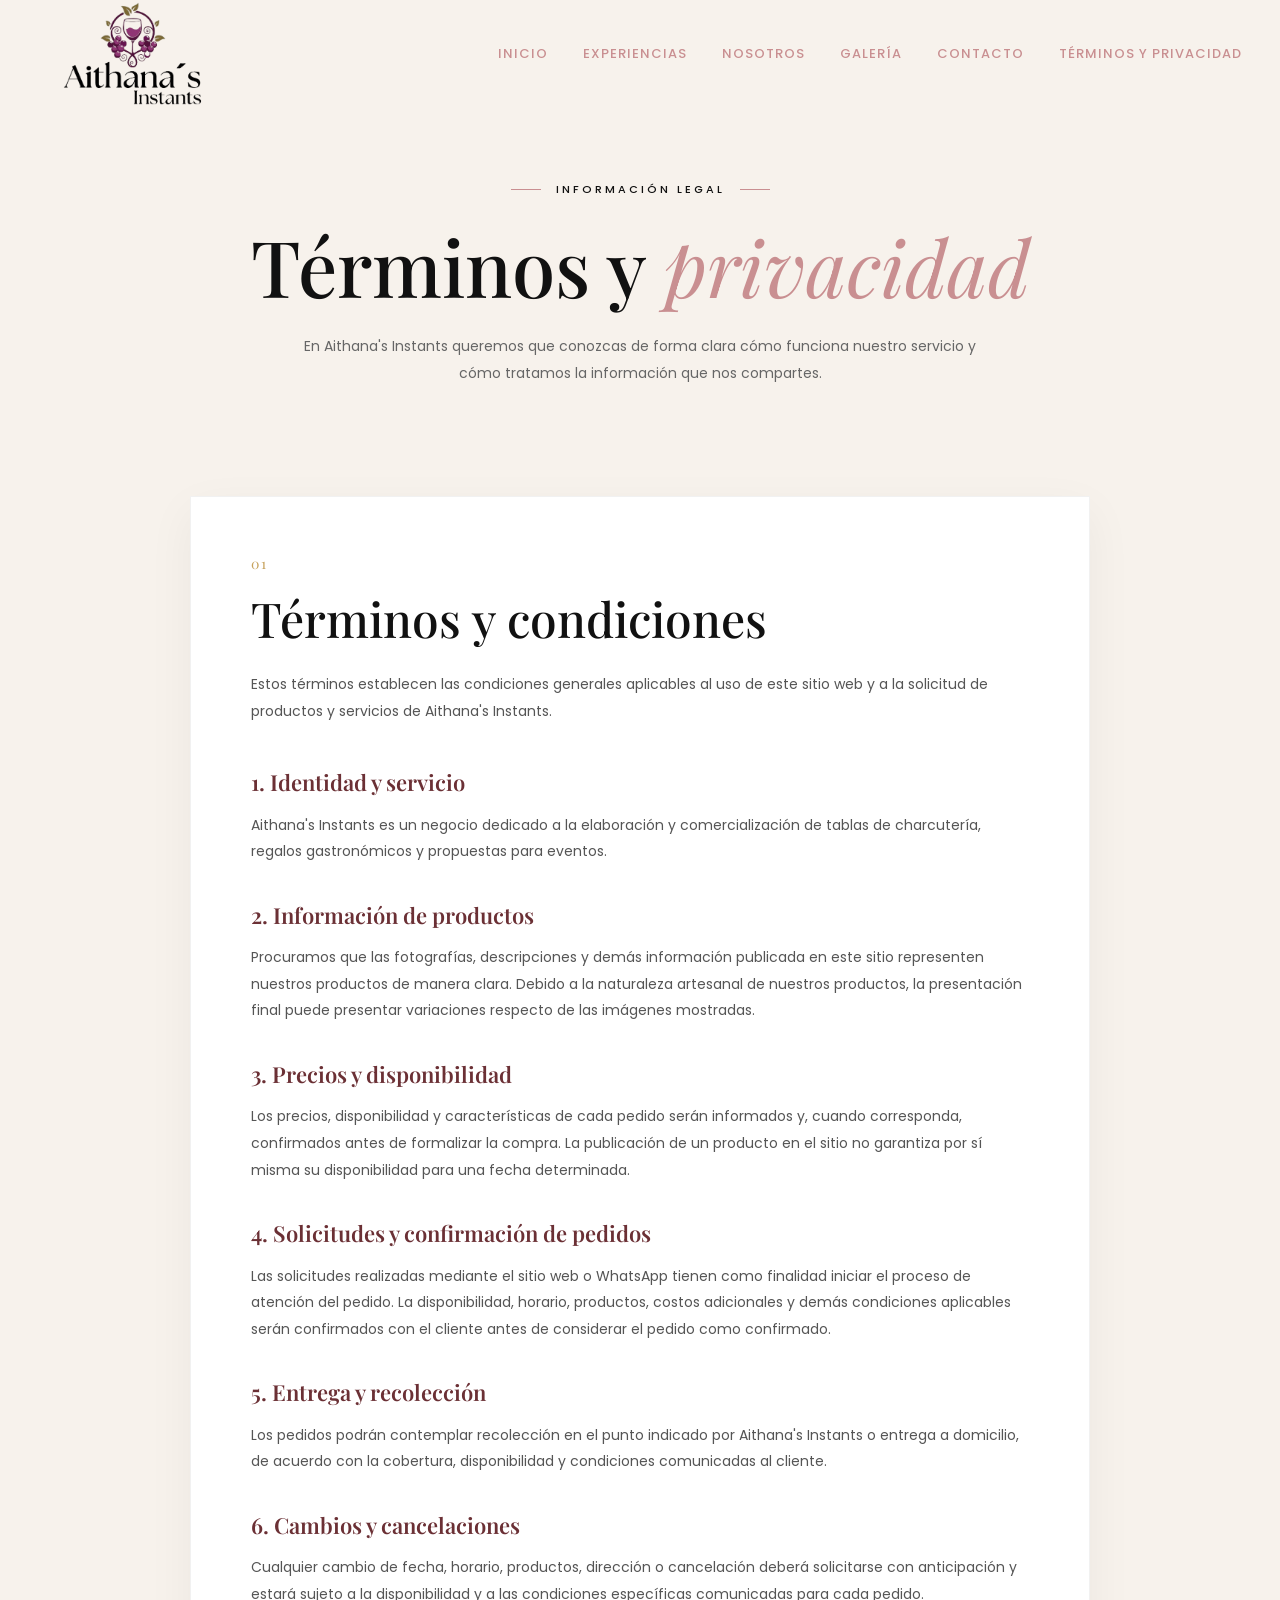
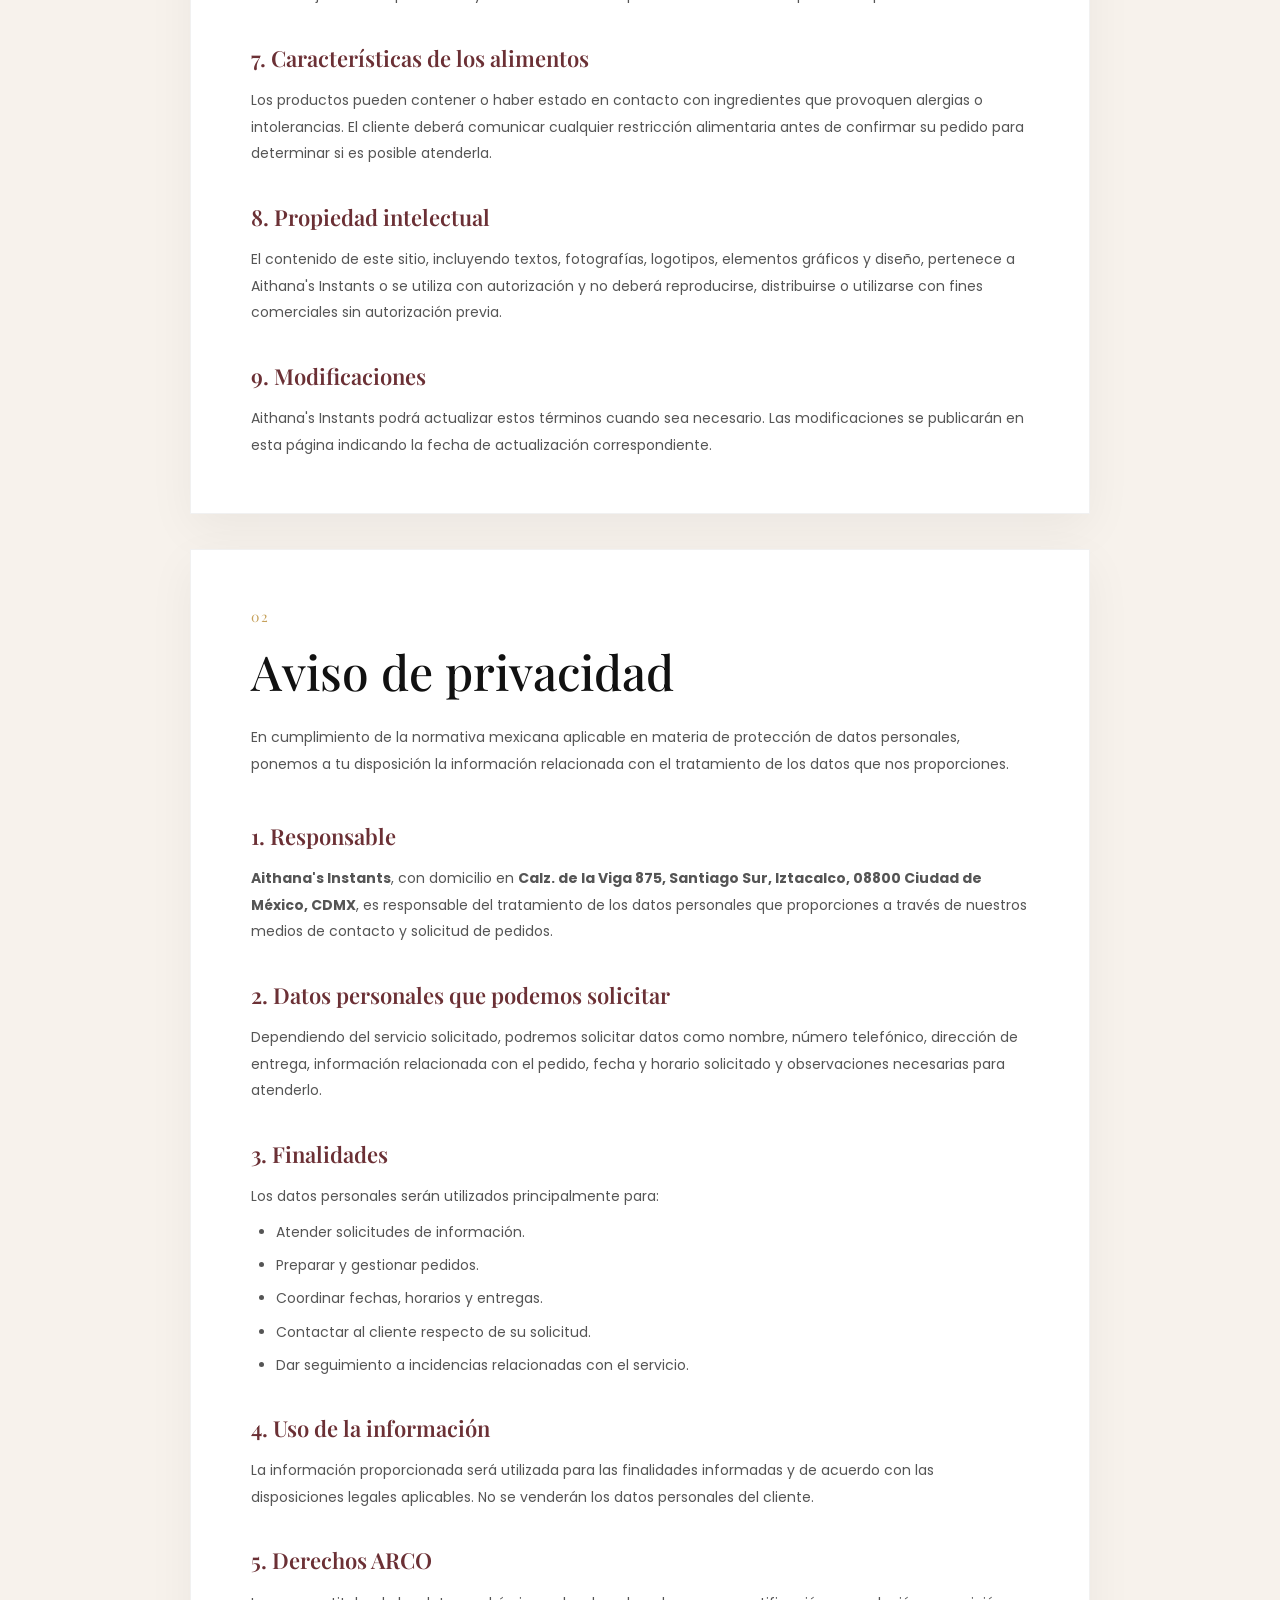
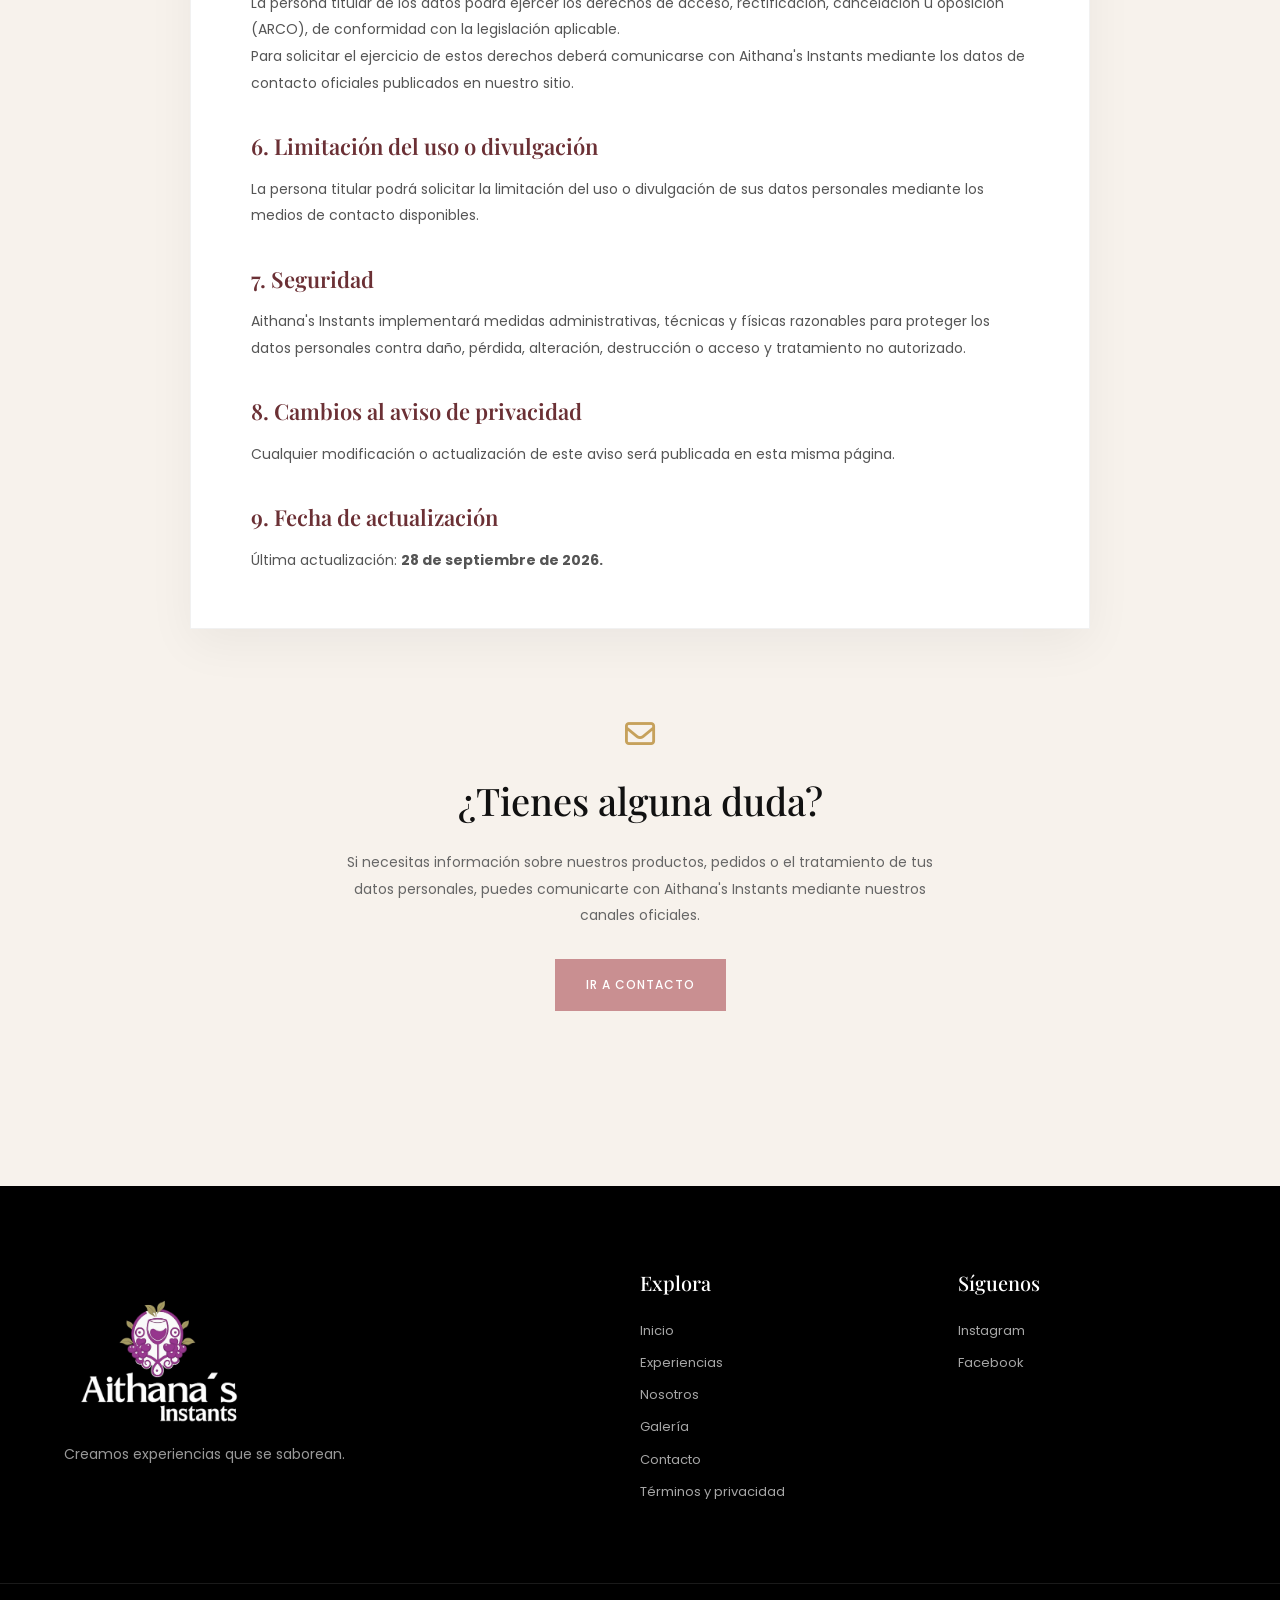
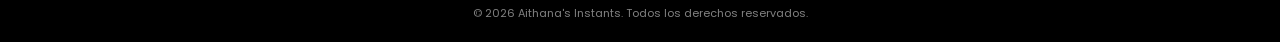
<file: pages/terminos-y-privacidad.html>
<!DOCTYPE html>
<html lang="es">
<head>
    <meta charset="UTF-8">
    <meta name="viewport" content="width=device-width, initial-scale=1.0">
    <meta name="description" content="Términos y condiciones y aviso de privacidad de Aithana's Instants.">
    <title>Términos y privacidad | Aithana's Instants</title>

    <link rel="preconnect" href="https://fonts.googleapis.com">
    <link rel="preconnect" href="https://fonts.gstatic.com" crossorigin>
    <link href="https://fonts.googleapis.com/css2?family=Playfair+Display:ital,wght@0,400;0,500;0,600;0,700;1,400;1,500;1,600&family=Poppins:wght@300;400;500;600&display=swap" rel="stylesheet">

    <link rel="stylesheet" href="../css/style.css">
    <link rel="stylesheet" href="../css/legal.css">

    <link rel="stylesheet" href="https://cdnjs.cloudflare.com/ajax/libs/font-awesome/6.5.2/css/all.min.css">
</head>

<body>

<header class="header">
    <nav class="navbar">

        <a href="../index.html" class="logo">
            <img src="../images/logo/logo-removebg-preview.png" alt="Aithana's Instants">
        </a>

        <button class="menu-toggle" aria-label="Abrir menú">
            <span></span><span></span><span></span>
        </button>

        <ul class="nav-menu">
            <li><a href="../index.html#inicio">Inicio</a></li>
            <li><a href="../index.html#experiencias">Experiencias</a></li>
            <li><a href="../index.html#nosotros">Nosotros</a></li>
            <li><a href="../index.html#galeria">Galería</a></li>
            <li><a href="../index.html#contacto">Contacto</a></li>
            <li><a href="terminos-y-privacidad.html">Términos y privacidad</a></li>
        </ul>

    </nav>
</header>

<main class="legal-page">

    <section class="legal-hero">
        <div class="container">

            <div class="section-label">
                <span></span>
                INFORMACIÓN LEGAL
                <span></span>
            </div>

            <h1>Términos y <em>privacidad</em></h1>

            <p>
                En Aithana's Instants queremos que conozcas de forma clara
                cómo funciona nuestro servicio y cómo tratamos la información
                que nos compartes.
            </p>

        </div>
    </section>

    <section class="legal-content section">
        <div class="container legal-container">

            <article class="legal-card">

                <span class="legal-number">01</span>
                <h2>Términos y condiciones</h2>

                <p class="legal-intro">
                    Estos términos establecen las condiciones generales aplicables
                    al uso de este sitio web y a la solicitud de productos y
                    servicios de Aithana's Instants.
                </p>

                <h3>1. Identidad y servicio</h3>
                <p>
                    Aithana's Instants es un negocio dedicado a la elaboración
                    y comercialización de tablas de charcutería, regalos
                    gastronómicos y propuestas para eventos.
                </p>

                <h3>2. Información de productos</h3>
                <p>
                    Procuramos que las fotografías, descripciones y demás
                    información publicada en este sitio representen nuestros
                    productos de manera clara. Debido a la naturaleza artesanal
                    de nuestros productos, la presentación final puede presentar
                    variaciones respecto de las imágenes mostradas.
                </p>

                <h3>3. Precios y disponibilidad</h3>
                <p>
                    Los precios, disponibilidad y características de cada pedido
                    serán informados y, cuando corresponda, confirmados antes de
                    formalizar la compra. La publicación de un producto en el
                    sitio no garantiza por sí misma su disponibilidad para una
                    fecha determinada.
                </p>

                <h3>4. Solicitudes y confirmación de pedidos</h3>
                <p>
                    Las solicitudes realizadas mediante el sitio web o WhatsApp
                    tienen como finalidad iniciar el proceso de atención del
                    pedido. La disponibilidad, horario, productos, costos
                    adicionales y demás condiciones aplicables serán confirmados
                    con el cliente antes de considerar el pedido como confirmado.
                </p>

                <h3>5. Entrega y recolección</h3>
                <p>
                    Los pedidos podrán contemplar recolección en el punto indicado
                    por Aithana's Instants o entrega a domicilio, de acuerdo con
                    la cobertura, disponibilidad y condiciones comunicadas al cliente.
                </p>

                <h3>6. Cambios y cancelaciones</h3>
                <p>
                    Cualquier cambio de fecha, horario, productos, dirección o
                    cancelación deberá solicitarse con anticipación y estará sujeto
                    a la disponibilidad y a las condiciones específicas comunicadas
                    para cada pedido.
                </p>

                <h3>7. Características de los alimentos</h3>
                <p>
                    Los productos pueden contener o haber estado en contacto con
                    ingredientes que provoquen alergias o intolerancias. El cliente
                    deberá comunicar cualquier restricción alimentaria antes de
                    confirmar su pedido para determinar si es posible atenderla.
                </p>

                <h3>8. Propiedad intelectual</h3>
                <p>
                    El contenido de este sitio, incluyendo textos, fotografías,
                    logotipos, elementos gráficos y diseño, pertenece a Aithana's
                    Instants o se utiliza con autorización y no deberá reproducirse,
                    distribuirse o utilizarse con fines comerciales sin autorización
                    previa.
                </p>

                <h3>9. Modificaciones</h3>
                <p>
                    Aithana's Instants podrá actualizar estos términos cuando sea
                    necesario. Las modificaciones se publicarán en esta página
                    indicando la fecha de actualización correspondiente.
                </p>

            </article>

            <article class="legal-card">

                <span class="legal-number">02</span>
                <h2>Aviso de privacidad</h2>

                <p class="legal-intro">
                    En cumplimiento de la normativa mexicana aplicable en materia
                    de protección de datos personales, ponemos a tu disposición
                    la información relacionada con el tratamiento de los datos
                    que nos proporciones.
                </p>

                <h3>1. Responsable</h3>
                <p>
                    <strong>Aithana's Instants</strong>, con domicilio en
                    <strong>Calz. de la Viga 875, Santiago Sur, Iztacalco,
                    08800 Ciudad de México, CDMX</strong>, es responsable del
                    tratamiento de los datos personales que proporciones a través
                    de nuestros medios de contacto y solicitud de pedidos.
                </p>

                <h3>2. Datos personales que podemos solicitar</h3>
                <p>
                    Dependiendo del servicio solicitado, podremos solicitar datos
                    como nombre, número telefónico, dirección de entrega, información
                    relacionada con el pedido, fecha y horario solicitado y
                    observaciones necesarias para atenderlo.
                </p>

                <h3>3. Finalidades</h3>
                <p>Los datos personales serán utilizados principalmente para:</p>
                <ul>
                    <li>Atender solicitudes de información.</li>
                    <li>Preparar y gestionar pedidos.</li>
                    <li>Coordinar fechas, horarios y entregas.</li>
                    <li>Contactar al cliente respecto de su solicitud.</li>
                    <li>Dar seguimiento a incidencias relacionadas con el servicio.</li>
                </ul>

                <h3>4. Uso de la información</h3>
                <p>
                    La información proporcionada será utilizada para las finalidades
                    informadas y de acuerdo con las disposiciones legales aplicables.
                    No se venderán los datos personales del cliente.
                </p>

                <h3>5. Derechos ARCO</h3>
                <p>
                    La persona titular de los datos podrá ejercer los derechos de
                    acceso, rectificación, cancelación u oposición (ARCO), de
                    conformidad con la legislación aplicable.
                </p>

                <p>
                    Para solicitar el ejercicio de estos derechos deberá comunicarse
                    con Aithana's Instants mediante los datos de contacto oficiales
                    publicados en nuestro sitio.
                </p>

                <h3>6. Limitación del uso o divulgación</h3>
                <p>
                    La persona titular podrá solicitar la limitación del uso o
                    divulgación de sus datos personales mediante los medios de
                    contacto disponibles.
                </p>

                <h3>7. Seguridad</h3>
                <p>
                    Aithana's Instants implementará medidas administrativas,
                    técnicas y físicas razonables para proteger los datos personales
                    contra daño, pérdida, alteración, destrucción o acceso y
                    tratamiento no autorizado.
                </p>

                <h3>8. Cambios al aviso de privacidad</h3>
                <p>
                    Cualquier modificación o actualización de este aviso será
                    publicada en esta misma página.
                </p>

                <h3>9. Fecha de actualización</h3>
                <p>
                    Última actualización: <strong>28 de septiembre de 2026.</strong>
                </p>

            </article>

            <div class="legal-contact">
                <i class="fa-regular fa-envelope"></i>
                <h2>¿Tienes alguna duda?</h2>
                <p>
                    Si necesitas información sobre nuestros productos, pedidos
                    o el tratamiento de tus datos personales, puedes comunicarte
                    con Aithana's Instants mediante nuestros canales oficiales.
                </p>
                <a href="https://wa.me/5215579788638?text=Hola%2C%20me%20podria%20proporcionar%20informacion%20sobre%20sus%20terminos%20y%20condiciones%3F"" class="btn btn-primary">
                    Ir a contacto
                </a>
            </div>

        </div>
    </section>

</main>

<footer class="footer">

    <div class="container footer-container">

        <div class="footer-brand">
            <img src="../images/logo/logo negro.jpg" alt="Aithana's Instants">
            <p>Creamos experiencias que se saborean.</p>
        </div>

        <div class="footer-links">
            <h4>Explora</h4>
            <a href="../index.html#inicio">Inicio</a>
            <a href="../index.html#experiencias">Experiencias</a>
            <a href="../index.html#nosotros">Nosotros</a>
            <a href="../index.html#galeria">Galería</a>
            <a href="../index.html#contacto">Contacto</a>
            <a href="terminos-y-privacidad.html">Términos y privacidad</a>
        </div>

        <div class="footer-links">
            <h4>Síguenos</h4>
            <a href="https://www.instagram.com/aithanas.instants?utm_source=qr&stkn=MXdjYzFpdjNkZHFsNQ==" target="_blank" rel="noopener noreferrer">Instagram</a>
            <a href="https://www.facebook.com/share/17te8RNjJi/" target="_blank" rel="noopener noreferrer">Facebook</a>
        </div>

    </div>

    <div class="footer-bottom">
        <p>© 2026 Aithana's Instants. Todos los derechos reservados.</p>
    </div>

</footer>

<script src="../js/script.js"></script>

</body>
</html>
</file>
<file: css/style.css>
/* =========================================
   VARIABLES
========================================= */

:root {

    /* Identidad Aithana's Instants */

    --color-background: #F7F2EC;

    --color-text: #111111;

    --color-primary: #000000;

    --color-rose: #c98f91;

    --color-burgundy: #6B3035;

    --color-gold: #C6A15B;

    --color-white: #FFFFFF;


    /* Tipografías */

    --font-title: 'Playfair Display', serif;

    --font-body: 'Poppins', sans-serif;


    /* Otros */

    --transition: 0.35s ease;

    --container: 1200px;

}


/* =========================================
   RESET
========================================= */

* {
    margin: 0;
    padding: 0;
    box-sizing: border-box;
}

html {
    scroll-behavior: smooth;
}

body {

    font-family: var(--font-body);

    background-color: var(--color-background);

    color: var(--color-text);

    line-height: 1.7;

}

img {

    width: 100%;

    display: block;

}

a {

    color: inherit;

    text-decoration: none;

}

button {

    font-family: inherit;

}


/* =========================================
   UTILIDADES
========================================= */

.container {

    width: min(
        90%,
        var(--container)
    );

    margin: auto;

}

.section {

    padding: 120px 0;

}


/* =========================================
   HEADER
========================================= */

.header {

    position: fixed;

    top: 0;

    left: 0;

    width: 100%;

    z-index: 1000;

    transition: var(--transition);

}


.header.scrolled {

    background-color:
        rgba(219, 187, 147, 0.96);

    backdrop-filter: blur(10px);

    box-shadow:
        0 5px 25px
        rgba(0, 0, 0, 0.08);

}


.navbar {

    width: min(
        94%,
        1400px
    );

    margin: auto;

    min-height: 90px;

    display: flex;

    align-items: center;

    justify-content: space-between;

}


.logo img {

    width: 200px;

    max-height: 200px;

    object-fit: contain;

}


.nav-menu {

    display: flex;

    align-items: center;

    gap: 35px;

    list-style: none;

}


.nav-menu a {

    font-size: 13px;

    font-weight: 500;

    letter-spacing: 1px;

    text-transform: uppercase;

    position: relative;

    color: var(--color-rose);

    transition: var(--transition);

}


.nav-menu a::after {

    content: '';

    position: absolute;

    bottom: -7px;

    left: 0;

    width: 0;

    height: 1px;

    background-color: var(--color-rose);

    transition: var(--transition);

}


.nav-menu a:hover::after {

    width: 100%;

}


.menu-toggle {

    display: none;

    border: none;

    background: transparent;

    cursor: pointer;

}


.menu-toggle span {

    display: block;

    width: 25px;

    height: 2px;

    margin: 5px;

    background-color: var(--color-rose);

}

/* =========================================
   HERO
========================================= */

.hero {

    min-height: 100vh;

    position: relative;

    display: flex;

    align-items: center;

    justify-content: center;

    text-align: center;

    background-image:
        url('../images/Galeria/Galeria 1.jpg');

    background-size: cover;

    background-position: center;

    color: var(--color-white);

}

.hero-overlay {

    position: absolute;

    inset: 0;

    background:
        linear-gradient(
            rgba(0, 0, 0, 0.35),
            rgba(0, 0, 0, 0.55)
        );

}

.hero-content {

    position: relative;

    z-index: 1;

    width: min(
        90%,
        900px
    );

}

.hero-subtitle {

    display: block;

    margin-bottom: 20px;

    font-size: 13px;

    letter-spacing: 5px;

}

.hero h1 {

    font-family: var(--font-title);

    font-size: clamp(
        50px,
        7vw,
        95px
    );

    font-weight: 500;

    line-height: 1.05;

}

.hero h1 span {

    display: block;

    color: var(--color-rose);

    font-style: italic;

}

.hero-content p {

    max-width: 600px;

    margin: 30px auto;

    font-size: 16px;

    font-weight: 300;

}

.hero-scroll {

    position: absolute;

    bottom: 30px;

    left: 50%;

    transform: translateX(-50%);

    display: flex;

    flex-direction: column;

    align-items: center;

    gap: 5px;

    font-size: 11px;

    letter-spacing: 2px;

    z-index: 2;

}


/* =========================================
   BOTONES
========================================= */

.btn {

    display: inline-flex;

    align-items: center;

    justify-content: center;

    gap: 10px;

    padding: 15px 30px;

    font-size: 12px;

    font-weight: 500;

    letter-spacing: 1px;

    text-transform: uppercase;

    border: 1px solid transparent;

    transition: var(--transition);

}

.btn-primary {

    background-color: var(--color-rose);

    color: var(--color-white);

}

.btn-primary:hover {

    background-color: var(--color-burgundy);

    transform: translateY(-3px);

}

.btn-outline {

    border-color: var(--color-text);

}

.btn-outline:hover {

    background-color: var(--color-text);

    color: var(--color-white);

}

.btn-light {

    background-color: var(--color-white);

    color: var(--color-text);

}

.btn-light:hover {

    background-color: var(--color-rose);

    color: var(--color-white);

}


/* =========================================
   LABELS
========================================= */

.section-label {

    display: flex;

    align-items: center;

    justify-content: center;

    gap: 15px;

    font-size: 11px;

    letter-spacing: 3px;

    font-weight: 500;

}

.section-label span {

    width: 30px;

    height: 1px;

    background-color: var(--color-rose);

}


/* =========================================
   INTRO
========================================= */

.intro {

    text-align: center;

}

.intro-container {

    max-width: 850px;

}

.intro h2 {

    margin-top: 25px;

    font-family: var(--font-title);

    font-size: clamp(
        40px,
        5vw,
        65px
    );

    line-height: 1.2;

    font-weight: 500;

}

.intro h2 em {

    display: block;

    color: var(--color-rose);

}

.intro p {

    max-width: 650px;

    margin: 30px auto;

    color: #555;

}

.text-link {

    display: inline-flex;

    align-items: center;

    gap: 10px;

    font-size: 12px;

    text-transform: uppercase;

    letter-spacing: 1px;

    font-weight: 500;

    transition: var(--transition);

}

.text-link i {

    transition: var(--transition);

}

.text-link:hover {

    color: var(--color-burgundy);

}

.text-link:hover i {

    transform: translateX(6px);

}


/* =========================================
   SECTION HEADING
========================================= */

.section-heading {

    text-align: center;

    margin-bottom: 60px;

}

.section-heading h2 {

    margin-top: 20px;

    font-family: var(--font-title);

    font-size: clamp(
        40px,
        5vw,
        65px
    );

    font-weight: 500;

}

.section-heading p {

    max-width: 550px;

    margin: 15px auto 0;

    color: #666;

}


/* =========================================
   EXPERIENCES
========================================= */

.experiences {

    background-color: #EFE7DF;

}

.experience-grid {

    display: grid;

    grid-template-columns:
        repeat(3, 1fr);

    gap: 30px;

}

.experience-card {

    background-color: var(--color-background);

}

.experience-image {

    height: 450px;

    overflow: hidden;

}

.experience-image img {

    height: 100%;

    object-fit: cover;

    transition:
        transform 0.7s ease;

}

.experience-card:hover
.experience-image img {

    transform: scale(1.06);

}

.experience-content {

    padding: 30px;

}

.experience-number {

    font-family: var(--font-title);

    color: var(--color-rose);

    font-size: 14px;

}

.experience-content h3 {

    margin: 10px 0;

    font-family: var(--font-title);

    font-size: 32px;

    font-weight: 500;

}

.experience-content p {

    color: #666;

    margin-bottom: 20px;

    font-size: 14px;

}


/* =========================================
   FEATURED
========================================= */

.featured {

    display: grid;

    grid-template-columns:
        1.2fr
        1fr;

    min-height: 700px;

}

.featured-image {

    overflow: hidden;

}

.featured-image img {

    height: 100%;

    object-fit: cover;

}

.featured-content {

    padding: 80px;

    display: flex;

    flex-direction: column;

    justify-content: center;

    background-color: var(--color-burgundy);

    color: var(--color-white);

}

.featured-content .section-label {

    justify-content: flex-start;

}

.featured-content h2 {

    margin: 25px 0;

    font-family: var(--font-title);

    font-size: clamp(
        45px,
        5vw,
        75px
    );

    font-weight: 500;

    line-height: 1.1;

}

.featured-content h2 em {

    display: block;

    color: var(--color-rose);

}

.featured-content p {

    max-width: 500px;

    margin-bottom: 35px;

    color: rgba(255, 255, 255, 0.8);

}

.featured-content .btn {

    align-self: flex-start;

}


/* =========================================
   ABOUT
========================================= */

.about-container {

    display: grid;

    grid-template-columns:
        1fr 1fr;

    gap: 100px;

    align-items: center;

}

.about-content h2 {

    margin: 25px 0;

    font-family: var(--font-title);

    font-size: clamp(
        45px,
        5vw,
        70px
    );

    line-height: 1.1;

    font-weight: 500;

}

.about-content h2 em {

    display: block;

    color: var(--color-rose);

}

.about-content p {

    color: #666;

    margin-bottom: 20px;

}

.about-content .section-label {

    justify-content: flex-start;

}

.about-image {

    height: 650px;

    overflow: hidden;

}

.about-image img {

    height: 100%;

    object-fit: cover;

}


/* =========================================
   GALERÍA
========================================= */

.gallery {

    background-color: #EFE7DF;

}

.gallery-grid {

    display: grid;

    grid-template-columns:
        repeat(4, 1fr);

    grid-auto-rows: 260px;

    gap: 15px;

}

.gallery-item {

    overflow: hidden;

}

.gallery-item img {

    height: 100%;

    object-fit: cover;

    transition:
        transform 0.6s ease;

}

.gallery-item:hover img {

    transform: scale(1.06);

}

.gallery-large {

    grid-column: span 2;

    grid-row: span 2;

}

.gallery-wide {

    grid-column: span 2;

}


/* =========================================
   CTA
========================================= */

.cta {

    min-height: 600px;

    position: relative;

    display: flex;

    align-items: center;

    justify-content: center;

    text-align: center;

    color: var(--color-white);

    background-image:
        url('../images/hero/cta.jpg');

    background-size: cover;

    background-position: center;

}

.cta-overlay {

    position: absolute;

    inset: 0;

    background:
        rgba(0, 0, 0, 0.55);

}

.cta-content {

    position: relative;

    z-index: 1;

    width: min(
        90%,
        800px
    );

}

.cta-content h2 {

    margin: 25px 0;

    font-family: var(--font-title);

    font-size: clamp(
        45px,
        6vw,
        80px
    );

    line-height: 1.1;

    font-weight: 500;

}

.cta-content h2 em {

    display: block;

    color: var(--color-rose);

}

.cta-content p {

    max-width: 600px;

    margin: 0 auto 35px;

    color: rgba(255, 255, 255, 0.85);

}


/* =========================================
   FOOTER
========================================= */

.footer {

    background-color: var(--color-primary);

    color: var(--color-white);

}

.footer-container {

    padding: 80px 0;

    display: grid;

    grid-template-columns:
        2fr 1fr 1fr;

    gap: 60px;

}

.footer-brand img {

    width: 200px;

    margin-bottom: 20px;

}

.footer-brand p {

    max-width: 300px;

    color: rgba(255, 255, 255, 0.6);

    font-size: 14px;

}

.footer-links {

    display: flex;

    flex-direction: column;

    gap: 10px;

}

.footer-links h4 {

    font-family: var(--font-title);

    font-size: 20px;

    font-weight: 500;

    margin-bottom: 10px;

}

.footer-links a {

    color: rgba(255, 255, 255, 0.65);

    font-size: 13px;

    transition: var(--transition);

}

.footer-links a:hover {

    color: var(--color-rose);

}

.footer-bottom {

    border-top:
        1px solid rgba(255, 255, 255, 0.1);

    padding: 20px;

    text-align: center;

}

.footer-bottom p {

    font-size: 11px;

    color: rgba(255, 255, 255, 0.5);

}


/* =========================================
   RESPONSIVE
========================================= */

@media (max-width: 900px) {

    .nav-menu {

        position: fixed;

        top: 90px;

        right: -100%;

        width: 100%;

        height: calc(100vh - 90px);

        background-color: var(--color-background);

        flex-direction: column;

        justify-content: center;

        gap: 30px;

        transition: var(--transition);

    }

    .nav-menu.active {

        right: 0;

    }

    .menu-toggle {

        display: block;

    }

    .experience-grid {

        grid-template-columns: 1fr;

    }

    .experience-image {

        height: 500px;

    }

    .featured {

        grid-template-columns: 1fr;

    }

    .featured-image {

        min-height: 550px;

    }

    .about-container {

        grid-template-columns: 1fr;

        gap: 50px;

    }

    .about-image {

        height: 550px;

    }

    .gallery-grid {

        grid-template-columns:
            repeat(2, 1fr);

    }

    .footer-container {

        grid-template-columns:
            1fr 1fr;

    }

    .footer-brand {

        grid-column: span 2;

    }

}


@media (max-width: 600px) {

    .section {

        padding: 80px 0;

    }

    .navbar {

        min-height: 75px;

    }

    .nav-menu {

        top: 75px;

        height: calc(100vh - 75px);

    }

    .logo img {

        width: 120px;

    }

    .hero h1 {

        font-size: 48px;

    }

    .hero-subtitle {

        letter-spacing: 3px;

    }

    .hero-content p {

        font-size: 14px;

    }

    .experience-image {

        height: 400px;

    }

    .featured-content {

        padding: 60px 30px;

    }

    .about-image {

        height: 400px;

    }

    .gallery-grid {

        grid-template-columns: 1fr;

        grid-auto-rows: 300px;

    }

    .gallery-large,
    .gallery-wide {

        grid-column: span 1;

        grid-row: span 1;

    }

    .footer-container {

        grid-template-columns: 1fr;

    }

    .footer-brand {

        grid-column: span 1;

    }

}

/* =========================================================
   PÁGINAS EN PREPARACIÓN
   ========================================================= */

.coming-soon {
    min-height: 100vh;
    display: flex;
    align-items: center;
    justify-content: center;

    text-align: center;

    background-color: var(--color-background);

    padding: 120px 20px 80px;
}

.coming-soon-content {
    width: min(90%, 760px);
    margin: 0 auto;
}

.coming-soon-label {
    display: block;

    margin-bottom: 28px;

    color: var(--color-rose);

    font-size: 11px;
    font-weight: 500;

    letter-spacing: 4px;
    text-transform: uppercase;
}

.coming-soon-icon {
    margin-bottom: 25px;

    color: var(--color-gold);

    font-size: 28px;
}

.coming-soon h1 {
    margin-bottom: 30px;

    font-family: var(--font-title);

    font-size: clamp(48px, 7vw, 82px);
    font-weight: 500;

    line-height: 1.08;

    color: var(--color-text);
}

.coming-soon h1 em {
    display: block;

    margin-top: 8px;

    color: var(--color-rose);

    font-style: italic;
    font-weight: 400;
}

.coming-soon p {
    max-width: 580px;

    margin: 0 auto 35px;

    color: #666;

    font-family: var(--font-body);
    font-size: 14px;
    font-weight: 300;

    line-height: 1.9;
}

.coming-soon .btn {
    margin-top: 5px;
}


/* ================= RESPONSIVE ================= */

@media (max-width: 600px) {

    .coming-soon {
        padding: 110px 20px 60px;
    }

    .coming-soon-content {
        width: 100%;
    }

    .coming-soon-label {
        margin-bottom: 22px;

        font-size: 10px;
        letter-spacing: 3px;
    }

    .coming-soon-icon {
        margin-bottom: 20px;

        font-size: 24px;
    }

    .coming-soon h1 {
        font-size: 46px;
        line-height: 1.1;
    }

    .coming-soon h1 em {
        margin-top: 5px;
    }

    .coming-soon p {
        font-size: 13px;
        line-height: 1.8;
    }

}
/* =========================================
   SECCIÓN UBICACIÓN (MAPA)
========================================= */

.location-section {
    padding: 80px 20px;
    text-align: center;
}

.location-section h2 {
    font-family: var(--font-title);
    font-size: 40px;
    font-weight: 500;
    margin-bottom: 10px;
}

.location-section p {
    color: #777;
    margin-bottom: 40px;
}

.map-wrapper {
    position: relative;
    width: 100%;
    max-width: 800px;
    height: 400px;
    margin: 0 auto;
    border-radius: 10px;
    overflow: hidden;
    box-shadow: 0 10px 30px rgba(0,0,0,0.15);
}

/* La capa invisible que está encima del mapa */
.map-link {
    position: absolute;
    top: 0;
    left: 0;
    width: 100%;
    height: 100%;
    z-index: 10;
    /* Fondo transparente para que se vea el mapa debajo */
    background-color: transparent; 
}

/* Efecto sutil al pasar el mouse */
.map-wrapper:hover .map-link {
    background-color: rgba(0,0,0,0.05);
    cursor: pointer;
}
/* =========================================================
   ESTILOS PARA LA LÍNEA DE TIEMPO (HISTORY PAGE)
   ========================================================= */

.story-timeline {
    position: relative;
    max-width: 800px; /* Un poco más ancho que el contenedor estándar */
    margin: 0 auto;
}

/* Línea central */
.story-timeline::before {
    content: '';
    position: absolute;
    height: 100%;
    width: 2px;
    background-color: var(--color-rose); /* Usa tu color rosa */
    top: 0;
    left: 50%;
    transform: translateX(-50%);
}

/* Items de la línea de tiempo */
.timeline-item {
    position: relative;
    width: 50%;
    padding: 20px 40px;
    box-sizing: border-box;
}

/* Punto en la línea central */
.timeline-item::before {
    content: '';
    position: absolute;
    width: 15px;
    height: 15px;
    background-color: var(--color-gold); /* Usa tu color dorado */
    border-radius: 50%;
    top: 35px;
    z-index: 1;
    box-shadow: 0 0 0 4px rgba(198, 161, 91, 0.2); /* Un halo dorado */
}

/* Posicionamiento alternado */
.timeline-item:nth-child(odd) {
    left: 0;
    text-align: right;
}

.timeline-item:nth-child(even) {
    left: 50%;
}

.timeline-item:nth-child(odd)::before {
    right: -42.5px; /* Centra el punto en la línea */
}

.timeline-item:nth-child(even)::before {
    left: -42.5px; /* Centra el punto en la línea */
}

/* Estilo del texto */
.timeline-item h3 {
    font-family: var(--font-title);
    font-size: 26px;
    font-weight: 500;
    color: var(--color-burgundy); /* Usa tu color burdeos */
    margin-bottom: 10px;
}

.timeline-item p {
    font-size: 15px;
    line-height: 1.7;
    color: #555;
}

/* ----- RESPONSIVE DESIGN PARA LA LÍNEA DE TIEMPO ----- */

@media (max-width: 768px) {
    .story-timeline::before {
        left: 31px; /* Mueve la línea a la izquierda */
    }

    .timeline-item {
        width: 100%;
        padding-left: 70px; /* Deja espacio para la línea y el punto */
        padding-right: 25px;
        text-align: left !important; /* Fuerza todo a la izquierda */
    }
    
    .timeline-item:nth-child(even) {
        left: 0;
    }

    .timeline-item::before {
        left: 23px !important; /* Centra el punto en la nueva línea */
        right: auto !important;
    }
}
</file>
<file: css/cart.css>
/* =========================================
   PÁGINA CARRITO
========================================= */

.cart-page {

    padding-top: 130px;

    min-height: 100vh;

    background-color:
        var(--color-background);

}

.cart-section {

    padding: 60px 20px 100px;

}

.cart-container {

    width: min(
        100%,
        900px
    );

    margin: auto;

}


/* =========================================
   HEADER
========================================= */

.cart-header {

    text-align: center;

    margin-bottom: 60px;

}

.cart-header span {

    font-size: 11px;

    letter-spacing: 3px;

    color: var(--color-rose);

}

.cart-header h1 {

    font-family: var(--font-title);

    font-size: clamp(
        45px,
        6vw,
        70px
    );

    font-weight: 500;

    margin: 15px 0;

}

.cart-header p {

    color: #777;

}


/* =========================================
   PRODUCTOS
========================================= */

.cart-items {

    border-top: 1px solid #ddd;

}

.cart-item {

    display: grid;

    grid-template-columns:
        110px
        1fr
        auto;

    gap: 25px;

    align-items: center;

    padding: 25px 0;

    border-bottom: 1px solid #ddd;

}

.cart-item-image {

    width: 110px;

    height: 110px;

    overflow: hidden;

}

.cart-item-image img {

    width: 100%;

    height: 100%;

    object-fit: cover;

}

.cart-item-info h3 {

    font-family: var(--font-title);

    font-size: 23px;

    font-weight: 500;

    margin-bottom: 8px;

}

.cart-item-price {

    color: var(--color-rose);

    font-size: 14px;

}


/* =========================================
   CANTIDAD
========================================= */

.cart-item-quantity {

    display: flex;

    align-items: center;

    border: 1px solid #ddd;

    width: fit-content;

    margin-top: 15px;

}

.cart-item-quantity button {

    width: 35px;

    height: 35px;

    border: none;

    background: transparent;

    cursor: pointer;

    font-size: 18px;

}

.cart-item-quantity span {

    width: 35px;

    text-align: center;

    font-size: 13px;

}

.cart-item-total {

    font-family: var(--font-title);

    font-size: 20px;

}

.remove-item {

    display: block;

    margin-top: 10px;

    border: none;

    background: transparent;

    color: #888;

    cursor: pointer;

    font-size: 12px;

}


/* =========================================
   RESUMEN
========================================= */

.cart-summary {

    padding: 30px 0;

    border-bottom: 1px solid #ddd;

}

.cart-summary > div {

    display: flex;

    justify-content: space-between;

    margin-bottom: 15px;

}

.cart-total {

    font-size: 20px;

    padding-top: 10px;

}

.cart-total strong {

    font-family: var(--font-title);

    font-size: 28px;

    color: var(--color-burgundy);

}


/* =========================================
   ENTREGA
========================================= */

.delivery-section {

    padding: 50px 0;

}

.delivery-section h2 {

    font-family: var(--font-title);

    font-size: 30px;

    font-weight: 500;

    margin-bottom: 30px;

}
/* =========================================
   OPCIONES DE ENTREGA
========================================= */

.delivery-options {

    display: grid;

    grid-template-columns:
        1fr
        1fr;

    gap: 20px;

    margin-bottom: 35px;

}


.delivery-option {

    position: relative;

    cursor: pointer;

}


.delivery-option input {

    position: absolute;

    opacity: 0;

}


.delivery-option-content {

    display: flex;

    align-items: center;

    gap: 18px;

    padding: 22px;

    border: 1px solid #ddd;

    background-color: white;

    transition:
        border-color 0.3s ease,
        background-color 0.3s ease,
        transform 0.3s ease;

}


.delivery-option-content i {

    font-size: 22px;

    color: var(--color-rose);

}


.delivery-option-content strong {

    display: block;

    font-family: var(--font-title);

    font-size: 19px;

    font-weight: 500;

    margin-bottom: 5px;

}


.delivery-option-content span {

    display: block;

    color: #777;

    font-size: 12px;

    line-height: 1.5;

}


/* OPCIÓN SELECCIONADA */

.delivery-option input:checked
+ .delivery-option-content {

    border-color:
        var(--color-rose);

    background-color:
        rgba(219, 187, 147, 0.12);

}


/* =========================================
   CAMPOS DE ENTREGA
========================================= */

.delivery-fields {

    margin-bottom: 30px;

}


.form-group small {

    display: block;

    margin-top: 8px;

    color: #888;

    font-size: 11px;

}


/* =========================================
   ESTIMACIÓN DE ENTREGA
========================================= */

.delivery-estimate {

    display: grid;

    grid-template-columns:
        1fr
        1fr;

    gap: 20px;

    padding: 20px;

    margin-bottom: 30px;

    background-color:
        rgba(219, 187, 147, 0.15);

    border-left:
        3px solid var(--color-rose);

}


.delivery-estimate div {

    display: flex;

    flex-direction: column;

    gap: 5px;

}


.delivery-estimate span {

    color: #777;

    font-size: 11px;

    text-transform: uppercase;

    letter-spacing: 1px;

}


.delivery-estimate strong {

    font-family: var(--font-title);

    font-size: 24px;

    font-weight: 500;

    color: var(--color-burgundy);

}


/* =========================================
   RECOGER EN NEGOCIO
========================================= */

.pickup-message {

    display: flex;

    align-items: center;

    gap: 18px;

    padding: 22px;

    margin-bottom: 30px;

    background-color:
        rgba(219, 187, 147, 0.15);

    border-left:
        3px solid var(--color-rose);

}


.pickup-message > i {

    font-size: 22px;

    color: var(--color-rose);

}


.pickup-message strong {

    font-family: var(--font-title);

    font-size: 19px;

    font-weight: 500;

}


.pickup-message p {

    margin-top: 5px;

    color: #777;

    font-size: 12px;

}


.pickup-cost {

    margin-left: auto;

    font-family: var(--font-title);

    font-size: 20px;

    color: var(--color-burgundy);

}


/* =========================================
   AVISO
========================================= */

.delivery-disclaimer {

    margin-top: 25px;

    color: #888;

    font-size: 11px;

    line-height: 1.6;

    text-align: center;

}
.delivery-grid {

    display: grid;

    grid-template-columns:
        1fr
        1fr;

    gap: 20px;

}

.form-group {

    margin-bottom: 25px;

}

.form-group label {

    display: block;

    margin-bottom: 8px;

    font-size: 13px;

    color: #555;

}

.form-group input,
.form-group select,
.form-group textarea {

    width: 100%;

    padding: 15px;

    border: 1px solid #ccc;

    background-color: white;

    font-family: var(--font-body);

    font-size: 14px;

    outline: none;

}

.form-group input:focus,
.form-group select:focus,
.form-group textarea:focus {

    border-color:
        var(--color-rose);

}


/* =========================================
   ACCIONES
========================================= */

.cart-actions {

    display: flex;

    align-items: center;

    justify-content: space-between;

    gap: 20px;

}

.continue-shopping {

    color: var(--color-text);

    font-size: 13px;

}

.checkout-button {

    border: none;

    padding: 17px 30px;

    background-color:
        var(--color-rose);

    color: white;

    font-family: var(--font-body);

    font-size: 13px;

    text-transform: uppercase;

    letter-spacing: 1px;

    cursor: pointer;

    transition:
        background-color 0.3s ease;

}

.checkout-button:hover {

    background-color:
        var(--color-burgundy);

}


/* =========================================
   CARRITO VACÍO
========================================= */

.empty-cart {

    text-align: center;

    padding: 80px 20px;

}

.empty-cart i {

    font-size: 40px;

    color: var(--color-rose);

    margin-bottom: 20px;

}

.empty-cart h2 {

    font-family: var(--font-title);

    font-size: 35px;

    font-weight: 500;

}

.empty-cart p {

    color: #777;

    margin: 15px 0 30px;

}

.empty-cart a {

    display: inline-block;

    padding: 15px 30px;

    background-color:
        var(--color-rose);

    color: white;

}


/* =========================================
   RESPONSIVE
========================================= */

@media (max-width: 700px) {


    .delivery-options {

    grid-template-columns: 1fr;

}


.delivery-estimate {

    grid-template-columns: 1fr;

}


.pickup-message {

    align-items: flex-start;

}


.pickup-cost {

    margin-left: auto;

}
    .cart-item {

        grid-template-columns:
            80px
            1fr;

    }

    .cart-item-image {

        width: 80px;

        height: 80px;

    }

    .cart-item-total {

        grid-column: 2;

    }

    .delivery-grid {

        grid-template-columns: 1fr;

    }

    .cart-actions {

        flex-direction: column-reverse;

        align-items: stretch;

        text-align: center;

    }

    .checkout-button {

        width: 100%;

    }

    /* =========================================
   AUTOCOMPLETADO DE DIRECCIÓN (NUEVO)
========================================= */

/* Contenedor para las sugerencias de autocompletado */
#suggestions-container {
    position: absolute;
    top: 100%; /* Se posiciona justo debajo del input */
    left: 0;
    right: 0;
    background-color: white;
    border: 1px solid #ccc;
    border-top: none;
    max-height: 200px;
    overflow-y: auto;
    z-index: 1000; /* Asegura que esté por encima de otros elementos */
    box-shadow: 0px 4px 6px rgba(0,0,0,0.1);
}

/* Cada elemento de la lista de sugerencias */
.suggestion-item {
    padding: 10px 15px;
    cursor: pointer;
    border-bottom: 1px solid #eee;
}

.suggestion-item:last-child {
    border-bottom: none;
}

/* Efecto al pasar el mouse sobre una sugerencia */
.suggestion-item:hover {
    background-color: #f0f0f0;
}
}
</file>
<file: css/catalog.css>
/* =========================================
   CATÁLOGO - HERO
========================================= */

.catalog-hero {

    min-height: 70vh;

    position: relative;

    display: flex;

    align-items: center;

    justify-content: center;

    text-align: center;

    color: var(--color-white);

    background-image:
        url('/images/Galeria/Galeria 1.jpg');

    background-size: cover;

    background-position: center;

}

.catalog-hero-overlay {

    position: absolute;

    inset: 0;

    background:
        rgba(0, 0, 0, 0.5);

}

.catalog-hero-content {

    position: relative;

    z-index: 1;

    width: min(
        90%,
        800px
    );

}

.catalog-hero h1 {

    font-family: var(--font-title);

    font-size: clamp(
        55px,
        7vw,
        90px
    );

    line-height: 1;

    font-weight: 500;

    margin: 20px 0;

}

.catalog-hero h1 span {

    display: block;

    color: var(--color-rose);

    font-style: italic;

}

.catalog-hero p {

    max-width: 600px;

    margin: auto;

    font-weight: 300;

}


/* =========================================
   INTRO CATÁLOGO
========================================= */

.catalog-intro {

    text-align: center;

}

.catalog-intro .container {

    max-width: 800px;

}

.catalog-intro h2 {

    margin: 25px 0;

    font-family: var(--font-title);

    font-size: clamp(
        40px,
        5vw,
        65px
    );

    font-weight: 500;

    line-height: 1.15;

}

.catalog-intro h2 em {

    display: block;

    color: var(--color-rose);

}

.catalog-intro p {

    max-width: 600px;

    margin: auto;

    color: #666;

}


/* =========================================
   PRODUCTOS
========================================= */

.products {

    background-color:
        #EFE7DF;

}

.products-grid {

    display: grid;

    grid-template-columns:
        repeat(2, 1fr);

    gap: 50px 30px;

}


/* =========================================
   TARJETA DEL PRODUCTO
========================================= */

.product-card {

    background-color:
        var(--color-background);

    overflow: hidden;

    transition:
        transform 0.4s ease,
        box-shadow 0.4s ease;

}

.product-card:hover {

    transform:
        translateY(-8px);

    box-shadow:
        0 20px 50px
        rgba(0, 0, 0, 0.1);

}


/* =========================================
   IMAGEN
========================================= */

.product-image {

    height: 500px;

    overflow: hidden;

}

.product-image img {

    width: 100%;

    height: 100%;

    object-fit: cover;

    display: block;

    transition:
        transform 0.7s ease;

}

.product-card:hover
.product-image img {

    transform:
        scale(1.05);

}


/* =========================================
   CONTENIDO
========================================= */

.product-content {

    padding: 35px;

}

.product-number {

    font-family:
        var(--font-title);

    color:
        var(--color-rose);

    font-size: 15px;

}

.product-content h2 {

    margin:
        8px 0 15px;

    font-family:
        var(--font-title);

    font-size: 34px;

    font-weight: 500;

}

.product-content p {

    color: #666;

    font-size: 14px;

    max-width: 500px;

    margin-bottom: 25px;

}


/* =========================================
   PRECIO
========================================= */

.product-price {

    font-family:
        var(--font-title);

    font-size: 25px;

    font-weight: 500;

    color:
        var(--color-burgundy);

    margin:
        20px 0;

}


/* =========================================
   SELECTOR DE CANTIDAD
========================================= */

.quantity-selector {

    display: flex;

    align-items: center;

    width: fit-content;

    border:
        1px solid #d8d0c8;

    margin-bottom: 20px;

}

.quantity-selector button {

    width: 40px;

    height: 40px;

    border: none;

    background: transparent;

    font-size: 20px;

    cursor: pointer;

    color:
        var(--color-text);

    transition:
        background-color 0.3s ease,
        color 0.3s ease;

}

.quantity-selector button:hover {

    background-color:
        rgba(219, 187, 147, 0.25);

    color:
        var(--color-burgundy);

}

.quantity-value {

    width: 45px;

    text-align: center;

    font-size: 14px;

}


/* =========================================
   BOTÓN AGREGAR AL CARRITO
========================================= */

.add-cart-button {

    width: 100%;

    padding:
        15px 20px;

    border: none;

    background-color:
        var(--color-rose);

    color:
        var(--color-white);

    font-family:
        var(--font-body);

    font-size: 13px;

    font-weight: 500;

    letter-spacing: 0.8px;

    text-transform: uppercase;

    cursor: pointer;

    transition:
        background-color 0.3s ease,
        transform 0.3s ease;

}

.add-cart-button:hover {

    background-color:
        var(--color-burgundy);

    transform:
        translateY(-2px);

}


/* =========================================
   ENLACE DEL CARRITO
========================================= */

.cart-link {

    display: flex;

    align-items: center;

    gap: 7px;

}


/* =========================================
   CONTADOR DEL CARRITO
========================================= */

.cart-count {

    display: inline-flex;

    align-items: center;

    justify-content: center;

    width: 20px;

    height: 20px;

    border-radius: 50%;

    background-color:
        var(--color-burgundy);

    color:
        var(--color-white);

    font-size: 10px;

    font-weight: 500;

}


/* =========================================
   MENSAJE PRODUCTO AGREGADO
========================================= */

.cart-toast {

    position: fixed;

    bottom: 30px;

    right: 30px;

    z-index: 5000;

    background-color:
        var(--color-burgundy);

    color:
        var(--color-white);

    padding:
        15px 22px;

    font-size: 13px;

    display: flex;

    align-items: center;

    gap: 10px;

    transform:
        translateY(100px);

    opacity: 0;

    transition:
        transform 0.3s ease,
        opacity 0.3s ease;

}

.cart-toast.show {

    transform:
        translateY(0);

    opacity: 1;

}


/* =========================================
   CTA CATÁLOGO
========================================= */

.catalog-cta {

    min-height: 600px;

    position: relative;

    display: flex;

    align-items: center;

    justify-content: center;

    text-align: center;

    color:
        var(--color-white);

    background-image:
        url('../images/hero/cta.jpg');

    background-size: cover;

    background-position: center;

}

.catalog-cta-overlay {

    position: absolute;

    inset: 0;

    background:
        rgba(0, 0, 0, 0.6);

}

.catalog-cta-content {

    position: relative;

    z-index: 1;

    width: min(
        90%,
        750px
    );

}

.catalog-cta-content h2 {

    font-family:
        var(--font-title);

    font-size: clamp(
        45px,
        6vw,
        75px
    );

    line-height: 1.1;

    font-weight: 500;

    margin: 25px 0;

}

.catalog-cta-content h2 em {

    display: block;

    color:
        var(--color-rose);

}

.catalog-cta-content p {

    max-width: 600px;

    margin:
        0 auto 35px;

    color:
        rgba(255, 255, 255, 0.8);

}


/* =========================================
   RESPONSIVE - TABLET
========================================= */

@media (max-width: 800px) {

    .products-grid {

        grid-template-columns:
            1fr;

    }

    .product-image {

        height: 450px;

    }

}


/* =========================================
   RESPONSIVE - MÓVIL
========================================= */

@media (max-width: 600px) {

    .catalog-hero {

        min-height: 65vh;

    }

    .catalog-hero h1 {

        font-size: 55px;

    }

    .product-image {

        height: 400px;

    }

    .product-content {

        padding: 28px;

    }

    .product-content h2 {

        font-size: 30px;

    }

    .product-price {

        font-size: 22px;

    }

    .add-cart-button {

        padding:
            14px 15px;

        font-size: 12px;

    }

    .cart-toast {

        left: 20px;

        right: 20px;

        bottom: 20px;

        justify-content: center;

        text-align: center;

    }

}
</file>
<file: css/legal.css>
/* =========================================================
   PÁGINA DE TÉRMINOS Y PRIVACIDAD
   ========================================================= */

.legal-page {
    background-color: var(--color-background);
}

.legal-hero {
    padding: 180px 0 90px;
    text-align: center;
}

.legal-hero .container {
    max-width: 850px;
}

.legal-hero .section-label {
    justify-content: center;
}

.legal-hero h1 {
    margin: 25px 0;
    font-family: var(--font-title);
    font-size: clamp(48px, 7vw, 78px);
    font-weight: 500;
    line-height: 1.08;
}

.legal-hero h1 em {
    color: var(--color-rose);
    font-style: italic;
    font-weight: 400;
}

.legal-hero p {
    max-width: 680px;
    margin: 0 auto;
    color: #666;
    font-size: 14px;
    line-height: 1.9;
}

.legal-content {
    padding-top: 20px;
}

.legal-container {
    max-width: 900px;
}

.legal-card {
    padding: 55px 60px;
    margin-bottom: 35px;
    background: #fff;
    border: 1px solid rgba(17, 17, 17, 0.06);
    box-shadow: 0 15px 45px rgba(17, 17, 17, 0.05);
}

.legal-number {
    display: block;
    margin-bottom: 15px;
    color: var(--color-gold);
    font-family: var(--font-title);
    font-size: 14px;
    letter-spacing: 2px;
}

.legal-card h2 {
    margin-bottom: 25px;
    font-family: var(--font-title);
    font-size: clamp(34px, 5vw, 48px);
    font-weight: 500;
    line-height: 1.15;
}

.legal-intro {
    margin-bottom: 40px;
    color: #666;
    font-size: 15px;
    line-height: 1.9;
}

.legal-card h3 {
    margin: 32px 0 10px;
    color: var(--color-burgundy);
    font-family: var(--font-title);
    font-size: 22px;
    font-weight: 600;
}

.legal-card p {
    color: #555;
    font-size: 14px;
    line-height: 1.9;
}

.legal-card ul {
    margin: 10px 0 20px;
    padding-left: 25px;
}

.legal-card li {
    margin-bottom: 8px;
    color: #555;
    font-size: 14px;
    line-height: 1.8;
}

.legal-contact {
    padding: 55px 30px;
    text-align: center;
}

.legal-contact > i {
    margin-bottom: 20px;
    color: var(--color-gold);
    font-size: 30px;
}

.legal-contact h2 {
    margin-bottom: 15px;
    font-family: var(--font-title);
    font-size: 38px;
    font-weight: 500;
}

.legal-contact p {
    max-width: 600px;
    margin: 0 auto 30px;
    color: #666;
    font-size: 14px;
    line-height: 1.9;
}

@media (max-width: 600px) {
    .legal-hero {
        padding: 140px 0 65px;
    }

    .legal-hero h1 {
        font-size: 46px;
    }

    .legal-card {
        padding: 35px 25px;
    }

    .legal-card h2 {
        font-size: 34px;
    }

    .legal-card h3 {
        font-size: 20px;
    }

    .legal-contact h2 {
        font-size: 32px;
    }
}
</file>
